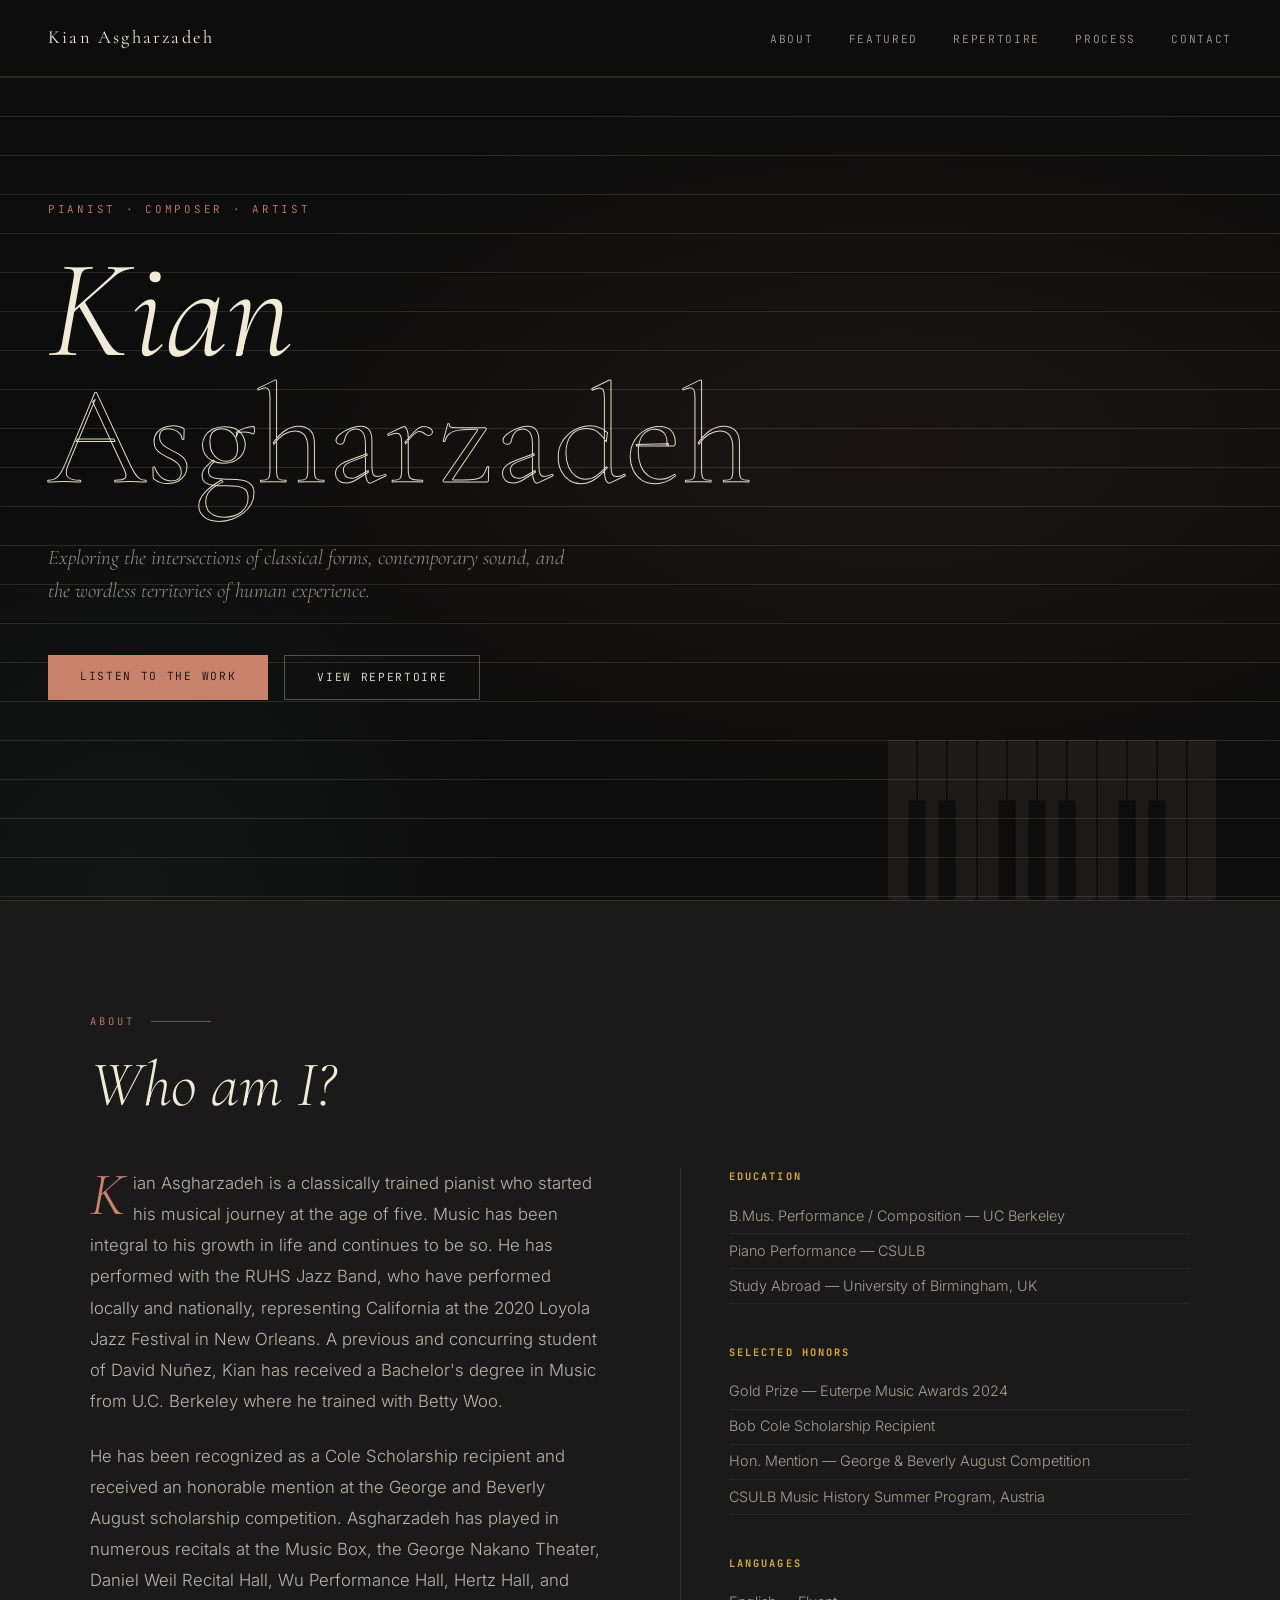
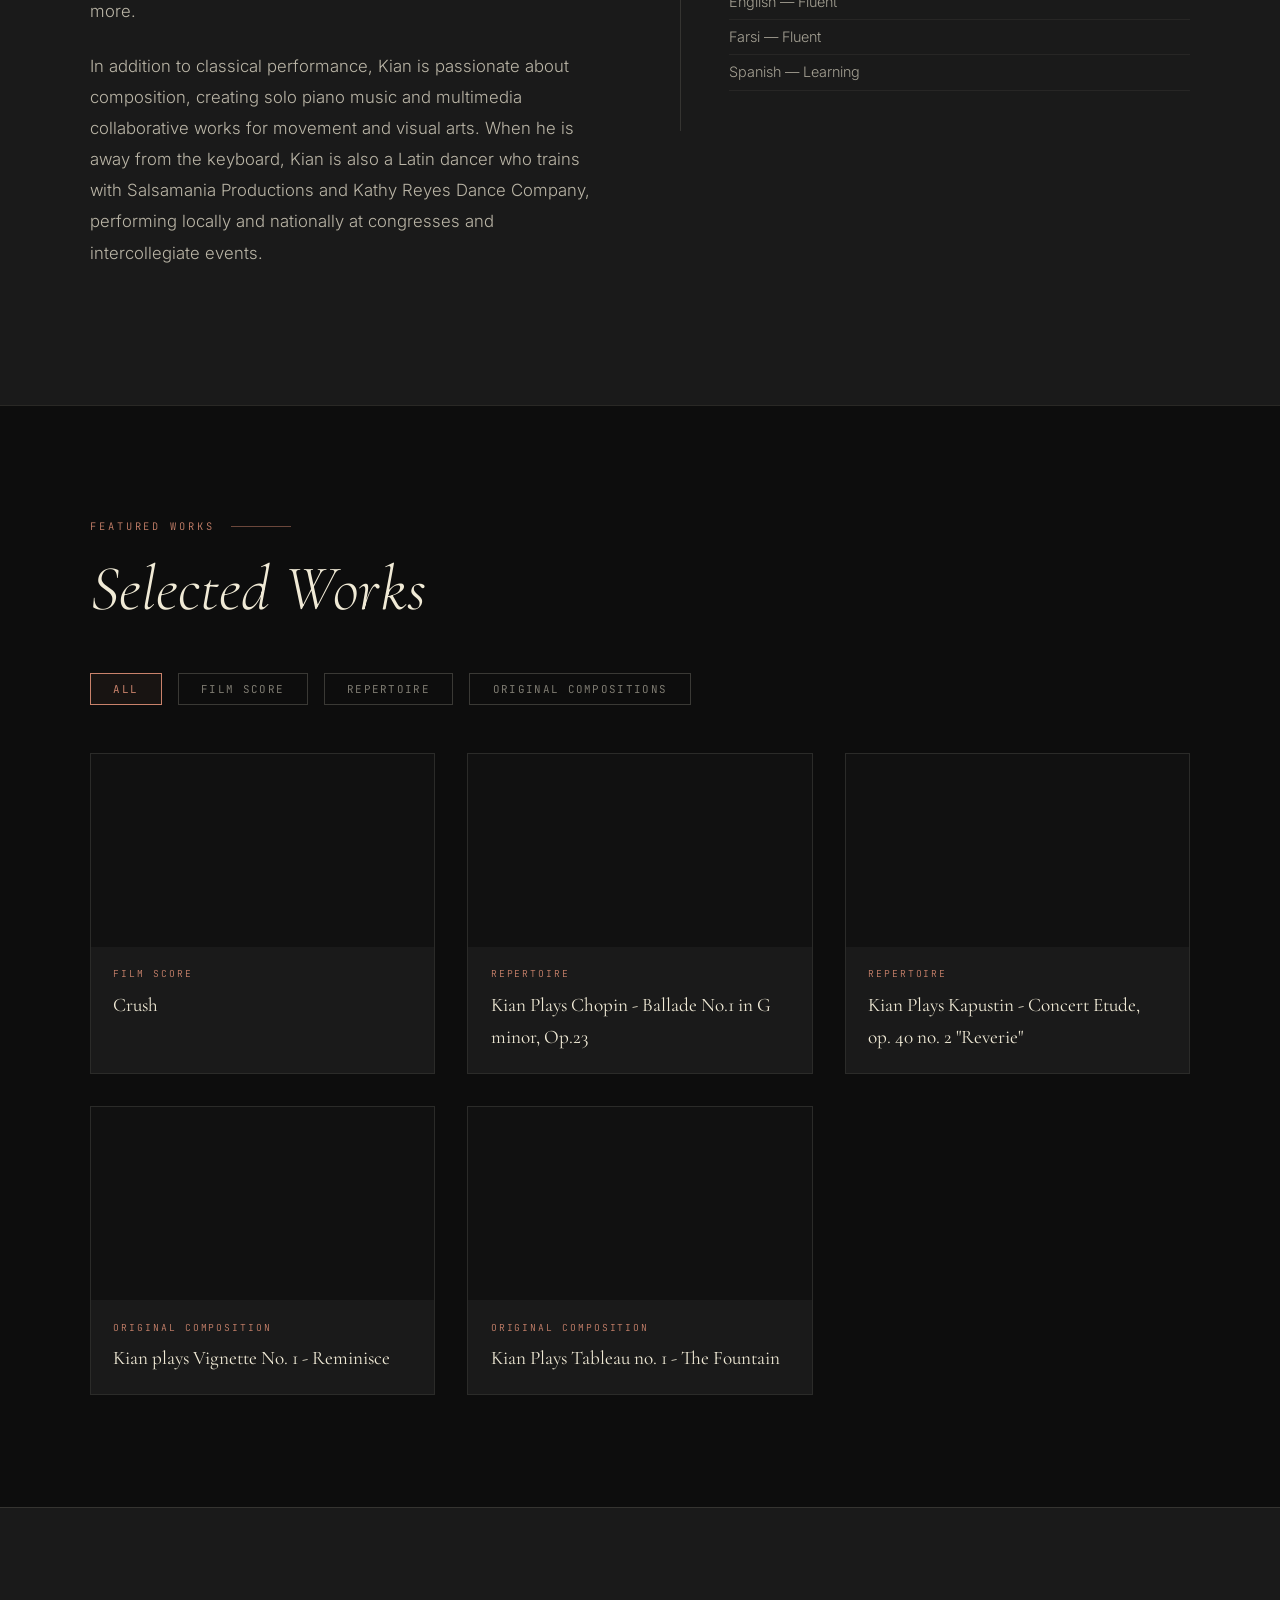
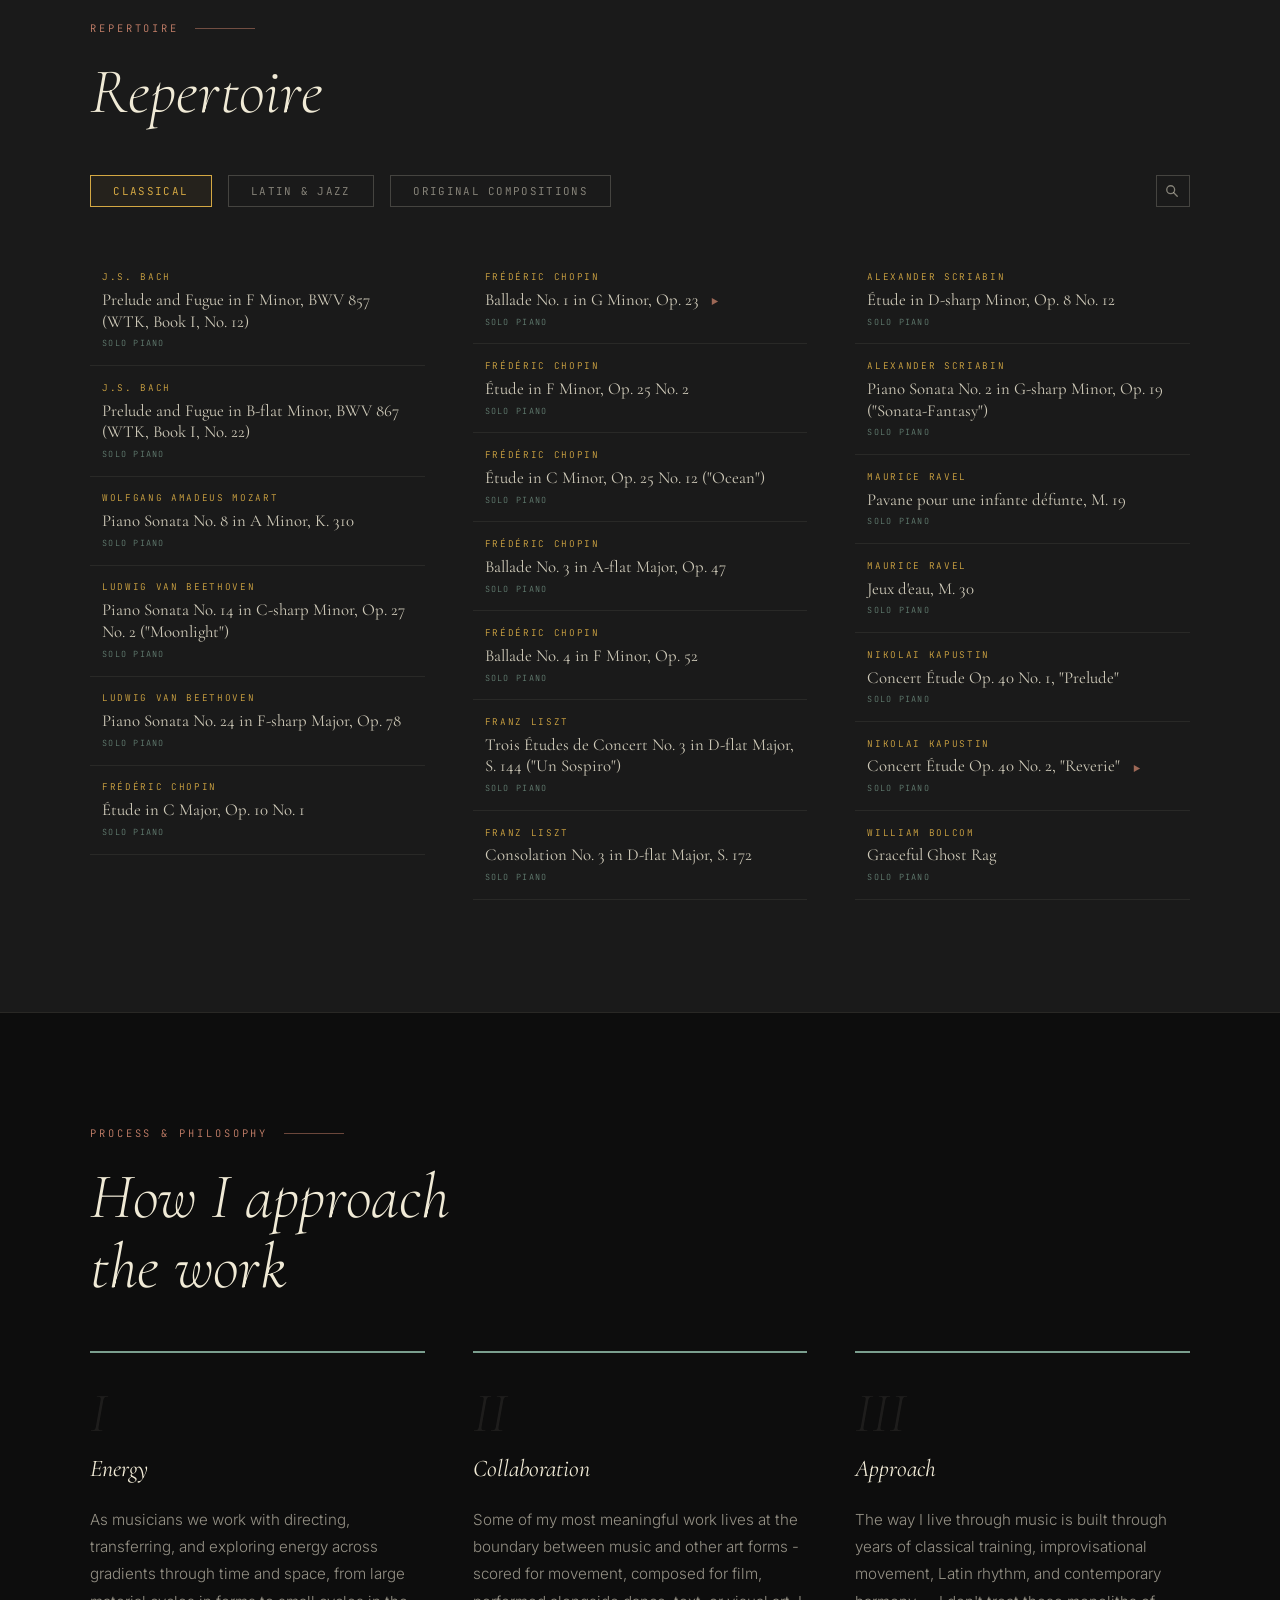
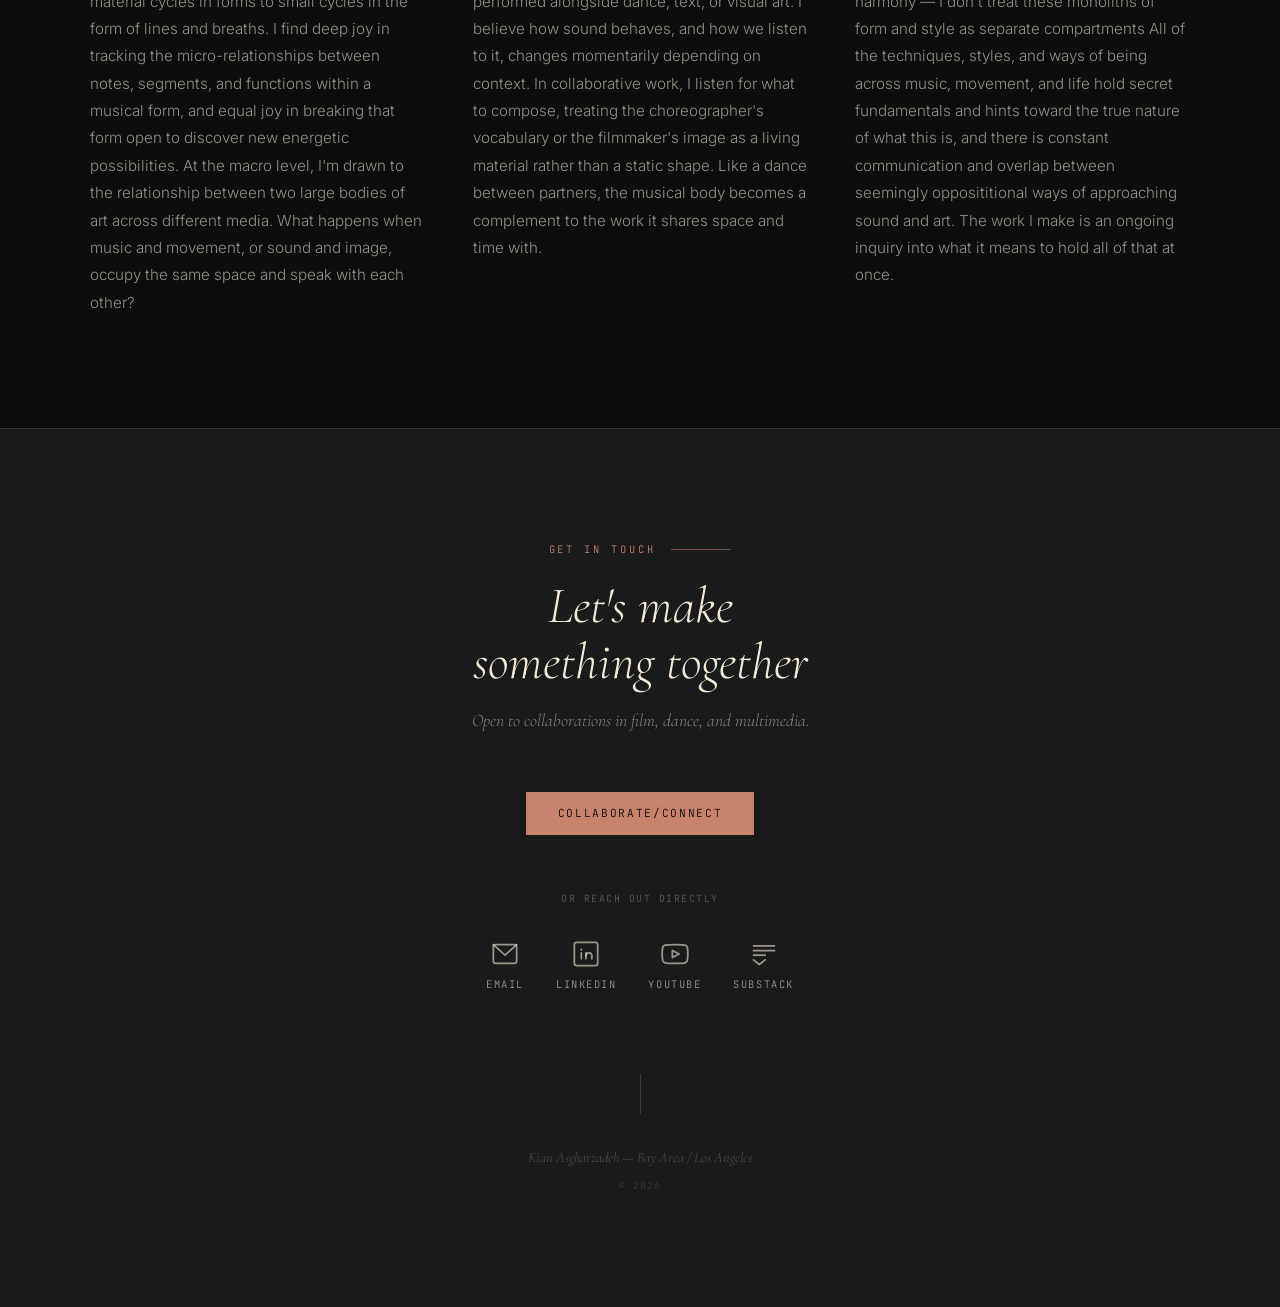
<file: index.html>
<!DOCTYPE html>
<html lang="en">
<head>
  <meta charset="UTF-8" />
  <meta name="viewport" content="width=device-width, initial-scale=1.0" />
  <title>Kian Asgharzadeh — Pianist, Composer, Artist</title>
  <link rel="preconnect" href="https://fonts.googleapis.com" />
  <link rel="preconnect" href="https://fonts.gstatic.com" crossorigin />
  <link href="https://fonts.googleapis.com/css2?family=Cormorant+Garamond:ital,wght@0,300;0,400;0,600;1,300;1,400;1,600&family=Inter:wght@300;400;500&family=JetBrains+Mono:wght@300;400&display=swap" rel="stylesheet" />
  <link rel="stylesheet" href="style.css" />
</head>
<body>

  <!-- NAV -->
  <nav>
    <a href="#home" class="nav-name">Kian Asgharzadeh</a>
    <ul class="nav-links">
      <li><a href="#about">About</a></li>
      <li><a href="#work">Featured</a></li>
      <li><a href="#repertoire">Repertoire</a></li>
      <li><a href="#philosophy">Process</a></li>
      <li><a href="#contact">Contact</a></li>
    </ul>
  </nav>

  <!-- HERO -->
  <section id="home">
    <!-- Ambient piano keys -->
    <div class="piano-keys" aria-hidden="true">
      <div class="key-white"></div>
      <div class="key-black"></div>
      <div class="key-white"></div>
      <div class="key-black"></div>
      <div class="key-white"></div>
      <div class="key-white"></div>
      <div class="key-black"></div>
      <div class="key-white"></div>
      <div class="key-black"></div>
      <div class="key-white"></div>
      <div class="key-black"></div>
      <div class="key-white"></div>
      <div class="key-white"></div>
      <div class="key-black"></div>
      <div class="key-white"></div>
      <div class="key-black"></div>
      <div class="key-white"></div>
      <div class="key-white"></div>
    </div>

    <div class="hero-content">
      <p class="hero-eyebrow">Pianist · Composer · Artist</p>
      <h1>Kian<br><em>Asgharzadeh</em></h1>
      <p class="hero-tagline">Exploring the intersections of classical forms, contemporary sound, and the wordless territories of human experience.</p>
      <div class="hero-ctas">
        <a href="#work" class="btn btn-primary">Listen to the Work</a>
        <a href="#repertoire" class="btn btn-outline">View Repertoire</a>
      </div>
    </div>
  </section>

  <!-- ABOUT -->
  <section id="about">
    <div class="section-inner">
      <p class="section-label fade-up">About</p>
      <h2 class="fade-up">Who am I?</h2>

      <div class="about-grid">
        <div class="about-text fade-up">
          <p>Kian Asgharzadeh is a classically trained pianist who started his musical journey at the age of five. Music has been integral to his growth in life and continues to be so. He has performed with the RUHS Jazz Band, who have performed locally and nationally, representing California at the 2020 Loyola Jazz Festival in New Orleans. A previous and concurring student of David Nuñez, Kian has received a Bachelor's degree in Music from U.C. Berkeley where he trained with Betty Woo.</p>
          <p>He has been recognized as a Cole Scholarship recipient and received an honorable mention at the George and Beverly August scholarship competition. Asgharzadeh has played in numerous recitals at the Music Box, the George Nakano Theater, Daniel Weil Recital Hall, Wu Performance Hall, Hertz Hall, and more.</p>
          <p>In addition to classical performance, Kian is passionate about composition, creating solo piano music and multimedia collaborative works for movement and visual arts. When he is away from the keyboard, Kian is also a Latin dancer who trains with Salsamania Productions and Kathy Reyes Dance Company, performing locally and nationally at congresses and intercollegiate events.</p>
        </div>

        <div class="about-sidebar fade-up">
          <div class="sidebar-block">
            <h4>Education</h4>
            <ul>
              <li>B.Mus. Performance / Composition — UC Berkeley</li>
              <li>Piano Performance — CSULB</li>
              <li>Study Abroad — University of Birmingham, UK</li>
            </ul>
          </div>
          <div class="sidebar-block">
            <h4>Selected Honors</h4>
            <ul>
              <li>Gold Prize — Euterpe Music Awards 2024</li>
              <li>Bob Cole Scholarship Recipient</li>
              <li>Hon. Mention — George &amp; Beverly August Competition</li>
              <li>CSULB Music History Summer Program, Austria</li>
            </ul>
          </div>
          <div class="sidebar-block">
            <h4>Languages</h4>
            <ul>
              <li>English — Fluent</li>
              <li>Farsi — Fluent</li>
              <li>Spanish — Learning</li>
            </ul>
          </div>
        </div>
      </div>
    </div>
  </section>

  <!-- FEATURED WORKS -->
  <section id="work">
    <div class="section-inner">
      <p class="section-label fade-up">Featured Works</p>
      <h2 class="fade-up">Selected Works</h2>

      <div class="work-categories fade-up">
        <button class="cat-btn active" data-filter="all">All</button>
        <button class="cat-btn" data-filter="score">Film Score</button>
        <button class="cat-btn" data-filter="repertoire">Repertoire</button>
        <button class="cat-btn" data-filter="original">Original Compositions</button>
      </div>

      <div class="videos-grid">

        <div class="video-card fade-up" data-cat="score">
          <div class="video-embed">
            <iframe src="https://www.youtube.com/embed/n7lR7K5IIJM" title="Movie Score" loading="lazy" allowfullscreen></iframe>
          </div>
          <div class="video-info">
            <p class="video-category">Film Score</p>
            <p class="video-title">Crush</p>
          </div>
        </div>

        <div class="video-card fade-up" data-cat="repertoire">
          <div class="video-embed">
            <iframe src="https://www.youtube.com/embed/-p_qFqwU2hY" title="Famous Works" loading="lazy" allowfullscreen></iframe>
          </div>
          <div class="video-info">
            <p class="video-category">Repertoire</p>
            <p class="video-title">Kian Plays Chopin - Ballade No.1 in G minor, Op.23</p>
          </div>
        </div>

        <div class="video-card fade-up" data-cat="repertoire">
          <div class="video-embed">
            <iframe src="https://www.youtube.com/embed/8tmLyVkCfiU" title="Famous Works II" loading="lazy" allowfullscreen></iframe>
          </div>
          <div class="video-info">
            <p class="video-category">Repertoire</p>
            <p class="video-title">Kian Plays Kapustin - Concert Etude, op. 40 no. 2 "Reverie"</p>
          </div>
        </div>

        <div class="video-card fade-up" data-cat="original">
          <div class="video-embed">
            <iframe src="https://www.youtube.com/embed/CSKkhAQonzY" title="Original Composition" loading="lazy" allowfullscreen></iframe>
          </div>
          <div class="video-info">
            <p class="video-category">Original Composition</p>
            <p class="video-title">Kian plays Vignette No. 1 - Reminisce</p>
          </div>
        </div>

        <div class="video-card fade-up" data-cat="original">
          <div class="video-embed">
            <iframe src="https://www.youtube.com/embed/QFVUM3DdN6g" title="Original Composition II" loading="lazy" allowfullscreen></iframe>
          </div>
          <div class="video-info">
            <p class="video-category">Original Composition</p>
            <p class="video-title">Kian Plays Tableau no. 1 - The Fountain</p>
          </div>
        </div>

      </div>
    </div>
  </section>

  <!-- REPERTOIRE -->
  <section id="repertoire">
    <div class="section-inner">
      <p class="section-label fade-up">Repertoire</p>
      <h2 class="fade-up">Repertoire</h2>

      <div class="rep-tabs fade-up">
        <button class="rep-tab active" data-tab="classical">Classical</button>
        <button class="rep-tab" data-tab="latin">Latin &amp; Jazz</button>
        <button class="rep-tab" data-tab="original">Original Compositions</button>
        <div class="rep-search-wrap">
          <div class="rep-search-toggle">
            <span class="rep-search-icon" role="button" tabindex="0" aria-label="Search repertoire">
              <svg viewBox="0 0 16 16" stroke-linecap="round" stroke-linejoin="round"><circle cx="6.5" cy="6.5" r="4.5"/><line x1="10" y1="10" x2="14" y2="14"/></svg>
            </span>
            <input class="rep-search" type="search" placeholder="Search repertoire…" autocomplete="off" spellcheck="false" />
          </div>
        </div>
      </div>

      <!-- CLASSICAL -->
      <div class="rep-panel active fade-up" id="rep-classical">
        <ul class="piece-list">
          <li>
            <p class="piece-composer">J.S. Bach</p>
            <p class="piece-title">Prelude and Fugue in F Minor, BWV 857 (WTK, Book I, No. 12)</p>
            <p class="piece-instrumentation">Solo Piano</p>
          </li>
          <li>
            <p class="piece-composer">J.S. Bach</p>
            <p class="piece-title">Prelude and Fugue in B-flat Minor, BWV 867 (WTK, Book I, No. 22)</p>
            <p class="piece-instrumentation">Solo Piano</p>
          </li>
          <li>
            <p class="piece-composer">Wolfgang Amadeus Mozart</p>
            <p class="piece-title">Piano Sonata No. 8 in A Minor, K. 310</p>
            <p class="piece-instrumentation">Solo Piano</p>
          </li>
          <li>
            <p class="piece-composer">Ludwig van Beethoven</p>
            <p class="piece-title">Piano Sonata No. 14 in C-sharp Minor, Op. 27 No. 2 ("Moonlight")</p>
            <p class="piece-instrumentation">Solo Piano</p>
          </li>
          <li>
            <p class="piece-composer">Ludwig van Beethoven</p>
            <p class="piece-title">Piano Sonata No. 24 in F-sharp Major, Op. 78</p>
            <p class="piece-instrumentation">Solo Piano</p>
          </li>
          <li>
            <p class="piece-composer">Frédéric Chopin</p>
            <p class="piece-title">Étude in C Major, Op. 10 No. 1</p>
            <p class="piece-instrumentation">Solo Piano</p>
          </li>
          <li class="has-link" data-href="https://www.youtube.com/watch?v=-p_qFqwU2hY">
            <p class="piece-composer">Frédéric Chopin</p>
            <p class="piece-title">Ballade No. 1 in G Minor, Op. 23 <span class="play-badge" aria-label="Watch recording"><svg viewBox="0 0 10 10"><polygon points="2,1 9,5 2,9"/></svg></span></p>
            <p class="piece-instrumentation">Solo Piano</p>
          </li>
          <li>
            <p class="piece-composer">Frédéric Chopin</p>
            <p class="piece-title">Étude in F Minor, Op. 25 No. 2</p>
            <p class="piece-instrumentation">Solo Piano</p>
          </li>
          <li>
            <p class="piece-composer">Frédéric Chopin</p>
            <p class="piece-title">Étude in C Minor, Op. 25 No. 12 ("Ocean")</p>
            <p class="piece-instrumentation">Solo Piano</p>
          </li>
          <li>
            <p class="piece-composer">Frédéric Chopin</p>
            <p class="piece-title">Ballade No. 3 in A-flat Major, Op. 47</p>
            <p class="piece-instrumentation">Solo Piano</p>
          </li>
          <li>
            <p class="piece-composer">Frédéric Chopin</p>
            <p class="piece-title">Ballade No. 4 in F Minor, Op. 52</p>
            <p class="piece-instrumentation">Solo Piano</p>
          </li>
          <li>
            <p class="piece-composer">Franz Liszt</p>
            <p class="piece-title">Trois Études de Concert No. 3 in D-flat Major, S. 144 ("Un Sospiro")</p>
            <p class="piece-instrumentation">Solo Piano</p>
          </li>
          <li>
            <p class="piece-composer">Franz Liszt</p>
            <p class="piece-title">Consolation No. 3 in D-flat Major, S. 172</p>
            <p class="piece-instrumentation">Solo Piano</p>
          </li>
          <li>
            <p class="piece-composer">Alexander Scriabin</p>
            <p class="piece-title">Étude in D-sharp Minor, Op. 8 No. 12</p>
            <p class="piece-instrumentation">Solo Piano</p>
          </li>
          <li>
            <p class="piece-composer">Alexander Scriabin</p>
            <p class="piece-title">Piano Sonata No. 2 in G-sharp Minor, Op. 19 ("Sonata-Fantasy")</p>
            <p class="piece-instrumentation">Solo Piano</p>
          </li>
          <li>
            <p class="piece-composer">Maurice Ravel</p>
            <p class="piece-title">Pavane pour une infante défunte, M. 19</p>
            <p class="piece-instrumentation">Solo Piano</p>
          </li>
          <li>
            <p class="piece-composer">Maurice Ravel</p>
            <p class="piece-title">Jeux d'eau, M. 30</p>
            <p class="piece-instrumentation">Solo Piano</p>
          </li>
          <li>
            <p class="piece-composer">Nikolai Kapustin</p>
            <p class="piece-title">Concert Étude Op. 40 No. 1, "Prelude"</p>
            <p class="piece-instrumentation">Solo Piano</p>
          </li>
          <li class="has-link" data-href="https://www.youtube.com/watch?v=8tmLyVkCfiU">
            <p class="piece-composer">Nikolai Kapustin</p>
            <p class="piece-title">Concert Étude Op. 40 No. 2, "Reverie" <span class="play-badge" aria-label="Watch recording"><svg viewBox="0 0 10 10"><polygon points="2,1 9,5 2,9"/></svg></span></p>
            <p class="piece-instrumentation">Solo Piano</p>
          </li>
          <li>
            <p class="piece-composer">William Bolcom</p>
            <p class="piece-title">Graceful Ghost Rag</p>
            <p class="piece-instrumentation">Solo Piano</p>
          </li>
        </ul>
      </div>

      <!-- LATIN & JAZZ -->
      <div class="rep-panel" id="rep-latin">
        <ul class="piece-list">
          <li>
            <p class="piece-composer">Juan Gabriel</p>
            <p class="piece-title">Amor Eterno</p>
            <p class="piece-instrumentation">Ensemble</p>
          </li>
          <li>
            <p class="piece-composer">Israel "Cachao" López</p>
            <p class="piece-title">Cachao Son Medley</p>
            <p class="piece-instrumentation">Ensemble</p>
          </li>
          <li>
            <p class="piece-composer">El Gran Combo de Puerto Rico</p>
            <p class="piece-title">Calculadora</p>
            <p class="piece-instrumentation">Ensemble</p>
          </li>
          <li>
            <p class="piece-composer">Oscar D'León</p>
            <p class="piece-title">Lloraras</p>
            <p class="piece-instrumentation">Ensemble</p>
          </li>
          <li>
            <p class="piece-composer">Jorge Ben Jor</p>
            <p class="piece-title">Mas Que Nada</p>
            <p class="piece-instrumentation">Ensemble</p>
          </li>
          <li>
            <p class="piece-composer">Los Angeles Azules</p>
            <p class="piece-title">Nunca es Suficiente</p>
            <p class="piece-instrumentation">Ensemble</p>
          </li>
          <li>
            <p class="piece-composer">Ángel Cabral</p>
            <p class="piece-title">Que Nadie Sepa Mi Sufrir</p>
            <p class="piece-instrumentation">Ensemble</p>
          </li>
          <li>
            <p class="piece-composer">Joe Arroyo</p>
            <p class="piece-title">Rebelión</p>
            <p class="piece-instrumentation">Ensemble</p>
          </li>
          <li>
            <p class="piece-composer">Grupo Niche</p>
            <p class="piece-title">Cali</p>
            <p class="piece-instrumentation">Ensemble</p>
          </li>
          <li>
            <p class="piece-composer">Selena Quintanilla</p>
            <p class="piece-title">Si Una Vez</p>
            <p class="piece-instrumentation">Ensemble</p>
          </li>
          <li>
            <p class="piece-composer">Various (Cuban trad.)</p>
            <p class="piece-title">Buena Vista Social Club Medley</p>
            <p class="piece-instrumentation">Ensemble</p>
          </li>
          <li>
            <p class="piece-composer">Willie Rosario</p>
            <p class="piece-title">Idilio</p>
            <p class="piece-instrumentation">Ensemble</p>
          </li>
          <li>
            <p class="piece-composer">Oscar D'León</p>
            <p class="piece-title">Baile Inolvidable</p>
            <p class="piece-instrumentation">Ensemble</p>
          </li>
          <li>
            <p class="piece-composer">Bob Marley &amp; The Wailers</p>
            <p class="piece-title">Bob Marley Medley</p>
            <p class="piece-instrumentation">Ensemble</p>
          </li>
          <li>
            <p class="piece-composer">Tito Puente</p>
            <p class="piece-title">Oye Como Va</p>
            <p class="piece-instrumentation">Ensemble</p>
          </li>
          <li>
            <p class="piece-composer">Junior Cepeda / Celia Cruz</p>
            <p class="piece-title">Quimbara</p>
            <p class="piece-instrumentation">Ensemble</p>
          </li>
          <li>
            <p class="piece-composer">Traditional, Peruvian arr.</p>
            <p class="piece-title">Woman del Callao</p>
            <p class="piece-instrumentation">Ensemble</p>
          </li>
          <li>
            <p class="piece-composer">Mario Bauzá</p>
            <p class="piece-title">Mambo Inn</p>
            <p class="piece-instrumentation">Combo</p>
          </li>
          <li>
            <p class="piece-composer">Israel "Cachao" López</p>
            <p class="piece-title">Mambo Influenciado</p>
            <p class="piece-instrumentation">Combo</p>
          </li>
          <li>
            <p class="piece-composer">Sonny Rollins</p>
            <p class="piece-title">Airegin</p>
            <p class="piece-instrumentation">Combo</p>
          </li>
          <li>
            <p class="piece-composer">Joseph Kosma</p>
            <p class="piece-title">Autumn Leaves</p>
            <p class="piece-instrumentation">Combo</p>
          </li>
          <li>
            <p class="piece-composer">Kenny Dorham</p>
            <p class="piece-title">Blue Bossa</p>
            <p class="piece-instrumentation">Combo</p>
          </li>
          <li>
            <p class="piece-composer">Charlie Parker</p>
            <p class="piece-title">Blues for Alice</p>
            <p class="piece-instrumentation">Combo</p>
          </li>
          <li>
            <p class="piece-composer">Paul Desmond</p>
            <p class="piece-title">Take Five</p>
            <p class="piece-instrumentation">Combo</p>
          </li>
          <li>
            <p class="piece-composer">Stevie Wonder</p>
            <p class="piece-title">Isn't She Lovely</p>
            <p class="piece-instrumentation">Combo</p>
          </li>
          <li>
            <p class="piece-composer">Bob Thiele &amp; George David Weiss</p>
            <p class="piece-title">What a Wonderful World</p>
            <p class="piece-instrumentation">Combo</p>
          </li>
          <li>
            <p class="piece-composer">John Klenner &amp; Sam Lewis</p>
            <p class="piece-title">Just Friends</p>
            <p class="piece-instrumentation">Combo</p>
          </li>
        </ul>
      </div>

      <!-- ORIGINAL COMPOSITIONS -->
      <div class="rep-panel" id="rep-original">
        <ul class="piece-list">
          <li class="has-link" data-href="https://www.youtube.com/watch?v=QFVUM3DdN6g">
            <p class="piece-composer">Kian Asgharzadeh</p>
            <p class="piece-title">Tableau No. 1 <span class="play-badge" aria-label="Watch recording"><svg viewBox="0 0 10 10"><polygon points="2,1 9,5 2,9"/></svg></span></p>
            <p class="piece-instrumentation">Solo Piano</p>
          </li>
          <li>
            <p class="piece-composer">Kian Asgharzadeh</p>
            <p class="piece-title">Tableau No. 2</p>
            <p class="piece-instrumentation">Solo Piano</p>
          </li>
          <li class="has-link" data-href="https://www.youtube.com/watch?v=CSKkhAQonzY">
            <p class="piece-composer">Kian Asgharzadeh</p>
            <p class="piece-title">Vignette No. 1 <span class="play-badge" aria-label="Watch recording"><svg viewBox="0 0 10 10"><polygon points="2,1 9,5 2,9"/></svg></span></p>
            <p class="piece-instrumentation">Solo Piano</p>
          </li>
        </ul>
      </div>

    </div>
  </section>

  <!-- PHILOSOPHY -->
  <section id="philosophy">
    <div class="section-inner">
      <p class="section-label fade-up">Process &amp; Philosophy</p>
      <h2 class="fade-up">How I approach<br>the work</h2>

      <div class="philosophy-grid">
        <div class="phil-item fade-up">
          <div class="phil-num">I</div>
          <h3 class="phil-heading">Energy</h3>
          <p class="phil-body">As musicians we work with directing, transferring, and exploring energy across gradients through time and space, from large material cycles in forms to small cycles in the form of lines and breaths. I find deep joy in tracking the micro-relationships between notes, segments, and functions within a musical form, and equal joy in breaking that form open to discover new energetic possibilities. At the macro level, I'm drawn to the relationship between two large bodies of art across different media. What happens when music and movement, or sound and image, occupy the same space and speak with each other?</p>
        </div>

        <div class="phil-item fade-up">
          <div class="phil-num">II</div>
          <h3 class="phil-heading">Collaboration</h3>
          <p class="phil-body">Some of my most meaningful work lives at the boundary between music and other art forms - scored for movement, composed for film, performed alongside dance, text, or visual art. I believe how sound behaves, and how we listen to it, changes momentarily depending on context. In collaborative work, I listen for what to compose, treating the choreographer's vocabulary or the filmmaker's image as a living material rather than a static shape. Like a dance between partners, the musical body becomes a complement to the work it shares space and time with. </p>
        </div>

        <div class="phil-item fade-up">
          <div class="phil-num">III</div>
          <h3 class="phil-heading">Approach</h3>
          <p class="phil-body">The way I live through music is built through years of classical training, improvisational movement, Latin rhythm, and contemporary harmony — I don't treat these monoliths of form and style as separate compartments All of the techniques, styles, and ways of being across music, movement, and life hold secret fundamentals and hints toward the true nature of what this is, and there is constant communication and overlap between seemingly opposititional ways of approaching sound and art. The work I make is an ongoing inquiry into what it means to hold all of that at once.</p>
        </div>
      </div>
    </div>
  </section>

  <!-- CONTACT -->
  <section id="contact">
    <div class="section-inner">
      <p class="section-label fade-up" style="justify-content:center">Get in Touch</p>
      <h2 class="fade-up">Let's make<br>something together</h2>
      <p class="contact-sub fade-up">Open to collaborations in film, dance, and multimedia.</p>

      <a href="collaborate.html" class="btn btn-primary contact-cta fade-up">Collaborate/Connect</a>

      <p class="contact-divider fade-up">Or reach out directly</p>

      <div class="contact-links fade-up">

        <!-- Email -->
        <a href="mailto:kian-asgh@berkeley.edu" class="contact-link">
          <svg viewBox="0 0 24 24" stroke-linecap="round" stroke-linejoin="round">
            <rect x="2" y="4" width="20" height="16" rx="2"/>
            <polyline points="2,4 12,13 22,4"/>
          </svg>
          <span>Email</span>
        </a>

        <!-- LinkedIn -->
        <a href="https://www.linkedin.com/in/kian-asgharzadeh-5510a4224/" target="_blank" rel="noopener" class="contact-link">
          <svg viewBox="0 0 24 24" stroke-linecap="round" stroke-linejoin="round">
            <rect x="2" y="2" width="20" height="20" rx="2"/>
            <line x1="8" y1="11" x2="8" y2="16"/>
            <line x1="8" y1="8" x2="8" y2="8.5"/>
            <line x1="12" y1="16" x2="12" y2="11"/>
            <path d="M12 13.5a2.5 2.5 0 0 1 5 0V16"/>
          </svg>
          <span>LinkedIn</span>
        </a>

        <!-- YouTube -->
        <a href="https://www.youtube.com/@kians-world-and-more" target="_blank" rel="noopener" class="contact-link">
          <svg viewBox="0 0 24 24" stroke-linecap="round" stroke-linejoin="round">
            <path d="M22.54 6.42a2.78 2.78 0 0 0-1.95-1.96C18.88 4 12 4 12 4s-6.88 0-8.59.46A2.78 2.78 0 0 0 1.46 6.42 29 29 0 0 0 1 12a29 29 0 0 0 .46 5.58 2.78 2.78 0 0 0 1.95 1.96C5.12 20 12 20 12 20s6.88 0 8.59-.46a2.78 2.78 0 0 0 1.95-1.96A29 29 0 0 0 23 12a29 29 0 0 0-.46-5.58z"/>
            <polygon points="9.75 15.02 15.5 12 9.75 8.98 9.75 15.02"/>
          </svg>
          <span>YouTube</span>
        </a>

        <!-- Substack -->
        <a href="https://substack.com/@kianwritesbutnotwell" target="_blank" rel="noopener" class="contact-link">
          <svg viewBox="0 0 24 24" stroke-linecap="round" stroke-linejoin="round">
            <path d="M3 5h18M3 9h18M3 13h10M3 17l5 4 5-4"/>
          </svg>
          <span>Substack</span>
        </a>

      </div>

      <div class="footer-rule"></div>
      <p class="footer-sig">Kian Asgharzadeh — Bay Area / Los Angeles</p>
      <p style="font-family:'JetBrains Mono',monospace;font-size:0.6rem;letter-spacing:0.12em;color:rgba(240,234,214,0.15);margin-top:0.4rem;">
        © 2026
      </p>
    </div>
  </section>

  <script>
    // Scroll fade-in observer
    const observer = new IntersectionObserver((entries) => {
      entries.forEach(entry => {
        if (entry.isIntersecting) {
          entry.target.classList.add('visible');
        }
      });
    }, { threshold: 0.1, rootMargin: '0px 0px -40px 0px' });

    document.querySelectorAll('.fade-up').forEach(el => observer.observe(el));

    // Video category filter
    const catBtns = document.querySelectorAll('.cat-btn');
    const videoCards = document.querySelectorAll('.video-card');

    catBtns.forEach(btn => {
      btn.addEventListener('click', () => {
        catBtns.forEach(b => b.classList.remove('active'));
        btn.classList.add('active');

        const filter = btn.dataset.filter;
        videoCards.forEach(card => {
          if (filter === 'all' || card.dataset.cat === filter) {
            card.style.display = '';
          } else {
            card.style.display = 'none';
          }
        });
      });
    });

    // Repertoire tabs + search
    const repTabs = document.querySelectorAll('.rep-tab');
    const repPanels = document.querySelectorAll('.rep-panel');
    const repSearchWrap = document.querySelector('.rep-search-wrap');
    const repSearchIcon = document.querySelector('.rep-search-icon');
    const repSearch = document.querySelector('.rep-search');

    function clearSearch() {
      repSearch.value = '';
      repPanels.forEach(p => { p.style.display = ''; });
      document.querySelectorAll('.piece-list li').forEach(li => { li.style.display = ''; });
      repSearchWrap.classList.remove('expanded');
    }

    repTabs.forEach(tab => {
      tab.addEventListener('click', () => {
        clearSearch();
        repTabs.forEach(t => t.classList.remove('active'));
        repPanels.forEach(p => p.classList.remove('active'));
        tab.classList.add('active');
        document.getElementById('rep-' + tab.dataset.tab).classList.add('active');
      });
    });

    repSearchIcon.addEventListener('click', () => {
      if (repSearchWrap.classList.contains('expanded')) {
        clearSearch();
      } else {
        repSearchWrap.classList.add('expanded');
        requestAnimationFrame(() => repSearch.focus());
      }
    });

    repSearch.addEventListener('blur', () => {
      if (!repSearch.value) {
        repSearchWrap.classList.remove('expanded');
      }
    });

    repSearch.addEventListener('keydown', e => {
      if (e.key === 'Escape') { clearSearch(); }
    });

    repSearch.addEventListener('input', () => {
      const q = repSearch.value.toLowerCase().trim();
      if (q) {
        repPanels.forEach(p => { p.style.display = 'block'; });
        document.querySelectorAll('.piece-list li').forEach(li => {
          li.style.display = li.textContent.toLowerCase().includes(q) ? '' : 'none';
        });
      } else {
        repPanels.forEach(p => { p.style.display = ''; });
        document.querySelectorAll('.piece-list li').forEach(li => { li.style.display = ''; });
      }
    });

    // Click-to-navigate for linked pieces
    document.querySelectorAll('.piece-list li.has-link').forEach(li => {
      li.addEventListener('click', () => {
        window.open(li.dataset.href, '_blank', 'noopener');
      });
    });

    // Nav shrink on scroll
    const nav = document.querySelector('nav');
    window.addEventListener('scroll', () => {
      if (window.scrollY > 60) {
        nav.style.padding = '0.9rem 3rem';
      } else {
        nav.style.padding = '1.4rem 3rem';
      }
    });
  </script>
</body>
</html>
</file>
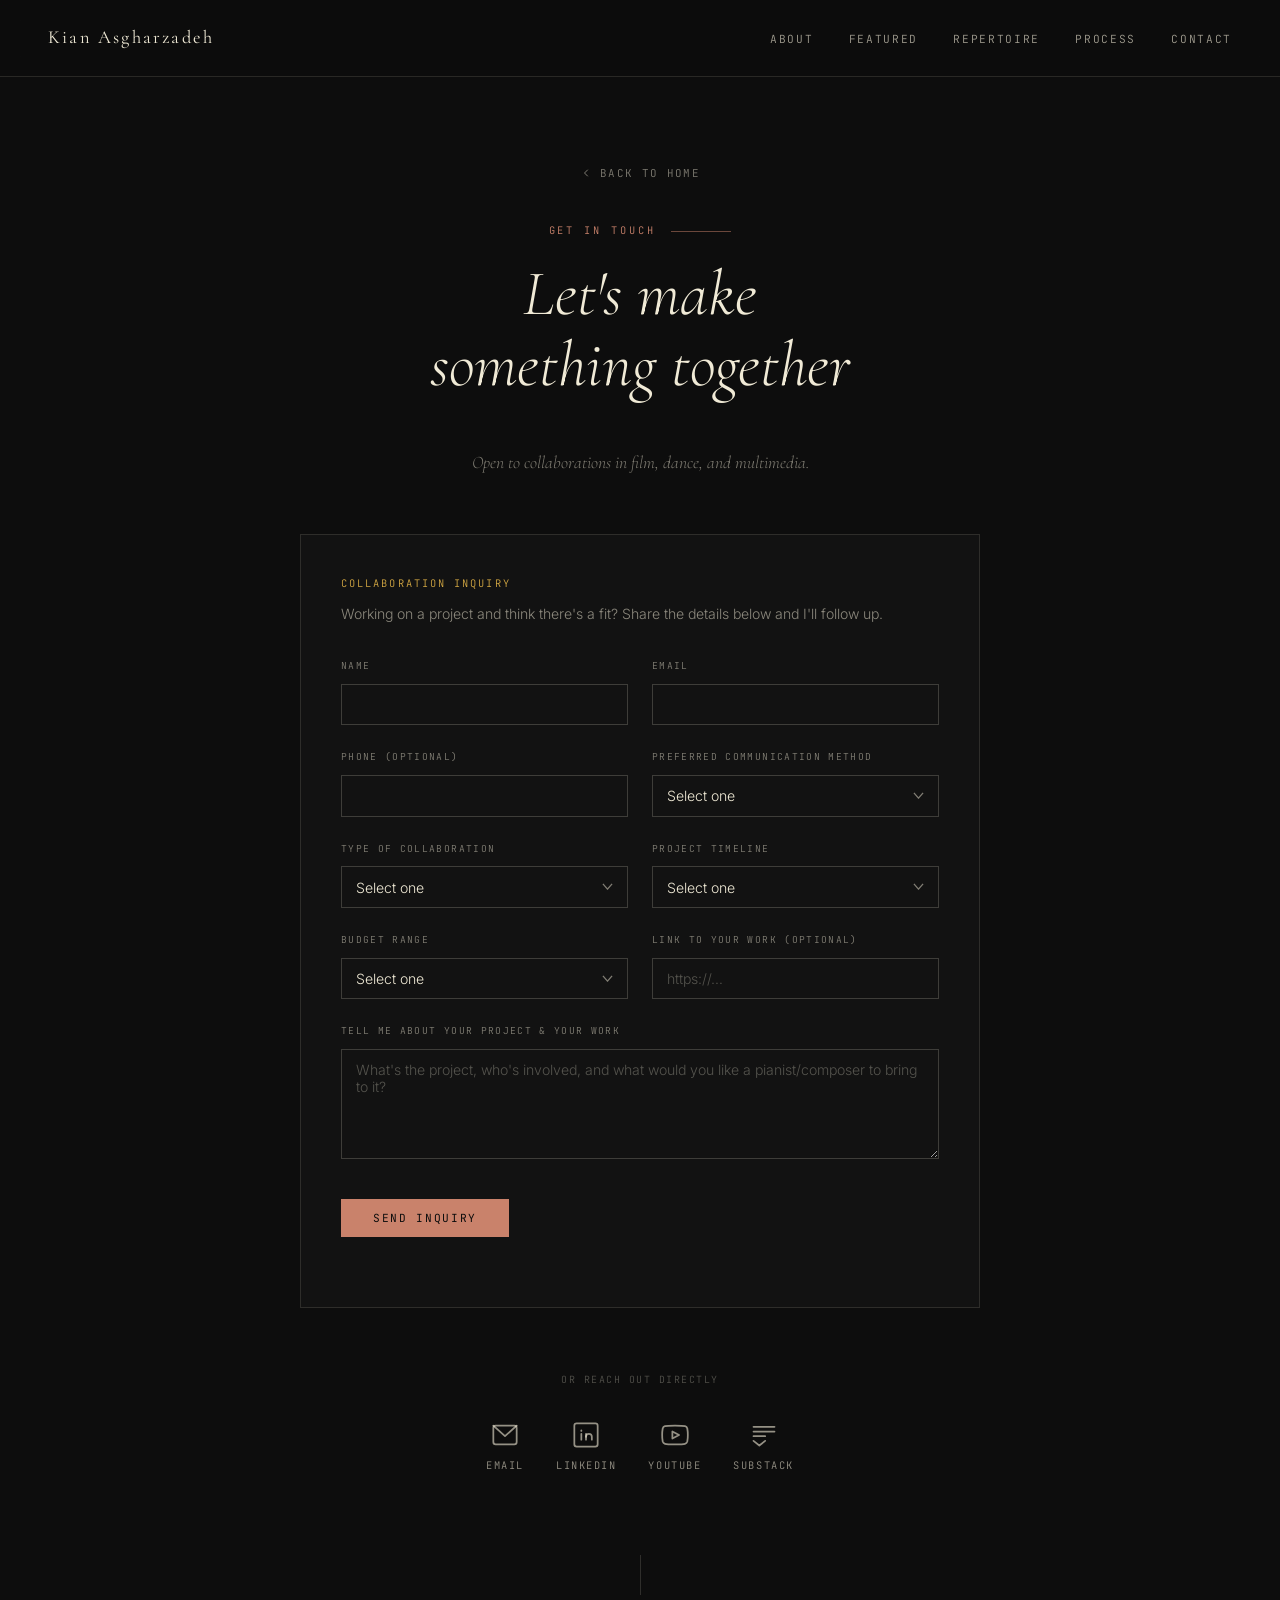
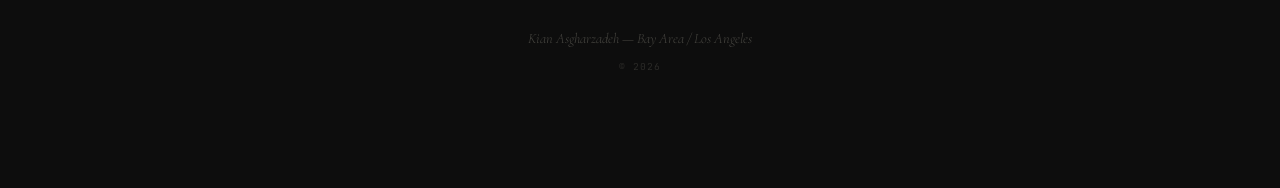
<file: collaborate.html>
<!DOCTYPE html>
<html lang="en">
<head>
  <meta charset="UTF-8" />
  <meta name="viewport" content="width=device-width, initial-scale=1.0" />
  <title>Collaborate — Kian Asgharzadeh</title>
  <link rel="preconnect" href="https://fonts.googleapis.com" />
  <link rel="preconnect" href="https://fonts.gstatic.com" crossorigin />
  <link href="https://fonts.googleapis.com/css2?family=Cormorant+Garamond:ital,wght@0,300;0,400;0,600;1,300;1,400;1,600&family=Inter:wght@300;400;500&family=JetBrains+Mono:wght@300;400&display=swap" rel="stylesheet" />
  <link rel="stylesheet" href="style.css" />
  <style>
    .collab-back {
      display: inline-flex;
      align-items: center;
      gap: 0.5rem;
      font-family: 'JetBrains Mono', monospace;
      font-size: 0.68rem;
      letter-spacing: 0.12em;
      text-transform: uppercase;
      color: rgba(240,234,214,0.5);
      text-decoration: none;
      margin-bottom: 2.5rem;
      transition: color 0.2s;
    }
    .collab-back:hover { color: var(--rose); }
    .collab-back svg { width: 12px; height: 12px; stroke: currentColor; fill: none; stroke-width: 2; }

    #collab-hero {
      padding-top: 10rem;
      text-align: center;
    }
    #collab-hero .contact-sub { max-width: 560px; margin-left: auto; margin-right: auto; }
  </style>
</head>
<body>

  <!-- NAV -->
  <nav>
    <a href="index.html#home" class="nav-name">Kian Asgharzadeh</a>
    <ul class="nav-links">
      <li><a href="index.html#about">About</a></li>
      <li><a href="index.html#work">Featured</a></li>
      <li><a href="index.html#repertoire">Repertoire</a></li>
      <li><a href="index.html#philosophy">Process</a></li>
      <li><a href="collaborate.html">Contact</a></li>
    </ul>
  </nav>

  <!-- COLLABORATE -->
  <section id="collab-hero">
    <div class="section-inner">
      <a href="index.html" class="collab-back">
        <svg viewBox="0 0 24 24" stroke-linecap="round" stroke-linejoin="round"><polyline points="15,18 9,12 15,6"/></svg>
        Back to Home
      </a>

      <p class="section-label fade-up" style="justify-content:center">Get in Touch</p>
      <h2 class="fade-up">Let's make<br>something together</h2>
      <p class="contact-sub fade-up">Open to collaborations in film, dance, and multimedia.</p>

      <div class="inquiry-wrap fade-up">
        <p class="inquiry-label">Collaboration Inquiry</p>
        <p class="inquiry-intro">Working on a project and think there's a fit? Share the details below and I'll follow up.</p>

        <form class="inquiry-form" id="inquiry-form">
          <div class="form-row">
            <div class="form-group">
              <label for="inq-name">Name</label>
              <input type="text" id="inq-name" name="name" required autocomplete="name" />
            </div>
            <div class="form-group">
              <label for="inq-email">Email</label>
              <input type="email" id="inq-email" name="email" required autocomplete="email" />
            </div>
          </div>

          <div class="form-row">
            <div class="form-group">
              <label for="inq-phone">Phone (optional)</label>
              <input type="tel" id="inq-phone" name="phone" autocomplete="tel" />
            </div>
            <div class="form-group">
              <label for="inq-comm">Preferred Communication Method</label>
              <select id="inq-comm" name="comm" required>
                <option value="" disabled selected>Select one</option>
                <option value="Email">Email</option>
                <option value="Phone">Phone</option>
                <option value="Video Call">Video Call</option>
              </select>
            </div>
          </div>

          <div class="form-row">
            <div class="form-group">
              <label for="inq-type">Type of Collaboration</label>
              <select id="inq-type" name="type" required>
                <option value="" disabled selected>Select one</option>
                <option value="Film Score">Film Score</option>
                <option value="Dance / Choreography">Dance / Choreography</option>
                <option value="Teaching / Lessons">Teaching / Lessons</option>
                <option value="Multimedia / Installation">Multimedia / Installation</option>
                <option value="Performance Engagement">Performance Engagement</option>
                <option value="Other">Other</option>
              </select>
            </div>
            <div class="form-group">
              <label for="inq-timeline">Project Timeline</label>
              <select id="inq-timeline" name="timeline" required>
                <option value="" disabled selected>Select one</option>
                <option value="ASAP / Within 1 month">ASAP / Within 1 month</option>
                <option value="1–3 months">1–3 months</option>
                <option value="3–6 months">3–6 months</option>
                <option value="6+ months">6+ months</option>
                <option value="Flexible / Ongoing">Flexible / Ongoing</option>
              </select>
            </div>
          </div>

          <div class="form-row">
            <div class="form-group">
              <label for="inq-budget">Budget Range</label>
              <select id="inq-budget" name="budget" required>
                <option value="" disabled selected>Select one</option>
                <option value="Under $500">Under $500</option>
                <option value="$500–$2,000">$500–$2,000</option>
                <option value="$2,000–$5,000">$2,000–$5,000</option>
                <option value="$5,000–$10,000">$5,000–$10,000</option>
                <option value="$10,000+">$10,000+</option>
                <option value="Prefer to discuss">Prefer to discuss</option>
              </select>
            </div>
            <div class="form-group">
              <label for="inq-portfolio">Link to Your Work (optional)</label>
              <input type="url" id="inq-portfolio" name="portfolio" placeholder="https://…" />
            </div>
          </div>

          <div class="form-group">
            <label for="inq-project">Tell Me About Your Project &amp; Your Work</label>
            <textarea id="inq-project" name="project" placeholder="What's the project, who's involved, and what would you like a pianist/composer to bring to it?" required></textarea>
          </div>

          <button type="submit" class="btn btn-primary">Send Inquiry</button>
          <p class="inquiry-note" id="inquiry-note" aria-live="polite"></p>
        </form>
      </div>

      <p class="contact-divider fade-up">Or reach out directly</p>

      <div class="contact-links fade-up">

        <!-- Email -->
        <a href="mailto:kian-asgh@berkeley.edu" class="contact-link">
          <svg viewBox="0 0 24 24" stroke-linecap="round" stroke-linejoin="round">
            <rect x="2" y="4" width="20" height="16" rx="2"/>
            <polyline points="2,4 12,13 22,4"/>
          </svg>
          <span>Email</span>
        </a>

        <!-- LinkedIn -->
        <a href="https://www.linkedin.com/in/kian-asgharzadeh-5510a4224/" target="_blank" rel="noopener" class="contact-link">
          <svg viewBox="0 0 24 24" stroke-linecap="round" stroke-linejoin="round">
            <rect x="2" y="2" width="20" height="20" rx="2"/>
            <line x1="8" y1="11" x2="8" y2="16"/>
            <line x1="8" y1="8" x2="8" y2="8.5"/>
            <line x1="12" y1="16" x2="12" y2="11"/>
            <path d="M12 13.5a2.5 2.5 0 0 1 5 0V16"/>
          </svg>
          <span>LinkedIn</span>
        </a>

        <!-- YouTube -->
        <a href="https://www.youtube.com/@kians-world-and-more" target="_blank" rel="noopener" class="contact-link">
          <svg viewBox="0 0 24 24" stroke-linecap="round" stroke-linejoin="round">
            <path d="M22.54 6.42a2.78 2.78 0 0 0-1.95-1.96C18.88 4 12 4 12 4s-6.88 0-8.59.46A2.78 2.78 0 0 0 1.46 6.42 29 29 0 0 0 1 12a29 29 0 0 0 .46 5.58 2.78 2.78 0 0 0 1.95 1.96C5.12 20 12 20 12 20s6.88 0 8.59-.46a2.78 2.78 0 0 0 1.95-1.96A29 29 0 0 0 23 12a29 29 0 0 0-.46-5.58z"/>
            <polygon points="9.75 15.02 15.5 12 9.75 8.98 9.75 15.02"/>
          </svg>
          <span>YouTube</span>
        </a>

        <!-- Substack -->
        <a href="https://substack.com/@kianwritesbutnotwell" target="_blank" rel="noopener" class="contact-link">
          <svg viewBox="0 0 24 24" stroke-linecap="round" stroke-linejoin="round">
            <path d="M3 5h18M3 9h18M3 13h10M3 17l5 4 5-4"/>
          </svg>
          <span>Substack</span>
        </a>

      </div>

      <div class="footer-rule"></div>
      <p class="footer-sig">Kian Asgharzadeh — Bay Area / Los Angeles</p>
      <p style="font-family:'JetBrains Mono',monospace;font-size:0.6rem;letter-spacing:0.12em;color:rgba(240,234,214,0.15);margin-top:0.4rem;">
        © 2026
      </p>
    </div>
  </section>

  <script>
    // Scroll fade-in observer
    const observer = new IntersectionObserver((entries) => {
      entries.forEach(entry => {
        if (entry.isIntersecting) {
          entry.target.classList.add('visible');
        }
      });
    }, { threshold: 0.1, rootMargin: '0px 0px -40px 0px' });

    document.querySelectorAll('.fade-up').forEach(el => observer.observe(el));

    // Collaboration inquiry form → pre-filled email
    const inquiryForm = document.getElementById('inquiry-form');
    const inquiryNote = document.getElementById('inquiry-note');

    inquiryForm.addEventListener('submit', (e) => {
      e.preventDefault();

      const data = new FormData(inquiryForm);
      const name = data.get('name').trim();
      const email = data.get('email').trim();
      const phone = data.get('phone').trim();
      const comm = data.get('comm');
      const type = data.get('type');
      const timeline = data.get('timeline');
      const budget = data.get('budget');
      const portfolio = data.get('portfolio').trim();
      const project = data.get('project').trim();

      const subject = `Collaboration Inquiry — ${type}`;
      const bodyLines = [
        `Name: ${name}`,
        `Email: ${email}`,
        phone ? `Phone: ${phone}` : null,
        `Preferred Communication Method: ${comm}`,
        `Type of Collaboration: ${type}`,
        `Project Timeline: ${timeline}`,
        `Budget Range: ${budget}`,
        portfolio ? `Link to Work: ${portfolio}` : null,
        '',
        'About the project & work:',
        project
      ].filter(line => line !== null).join('\n');

      const mailto = `mailto:kian-asgh@berkeley.edu?subject=${encodeURIComponent(subject)}&body=${encodeURIComponent(bodyLines)}`;
      window.location.href = mailto;

      inquiryNote.textContent = 'Opening your email client to send this inquiry…';
    });

    // Nav shrink on scroll
    const nav = document.querySelector('nav');
    window.addEventListener('scroll', () => {
      if (window.scrollY > 60) {
        nav.style.padding = '0.9rem 3rem';
      } else {
        nav.style.padding = '1.4rem 3rem';
      }
    });
  </script>
</body>
</html>
</file>
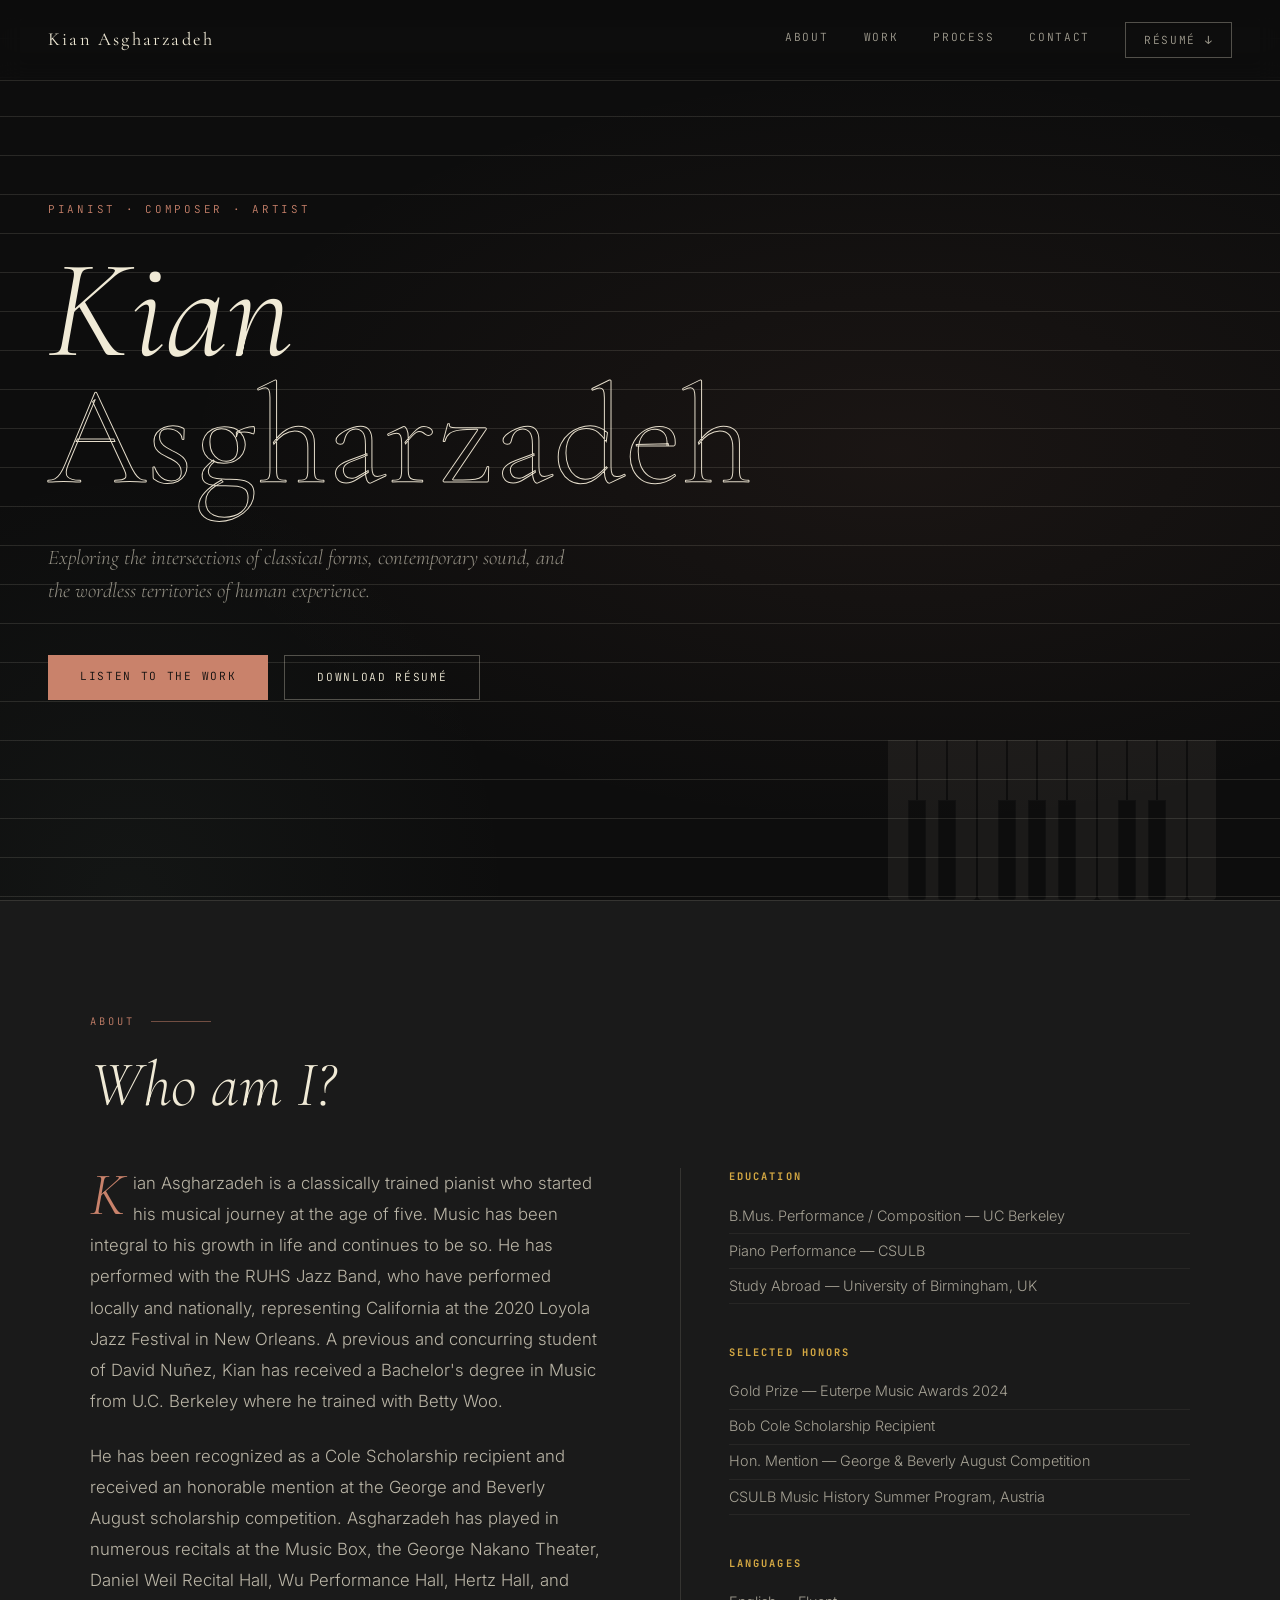
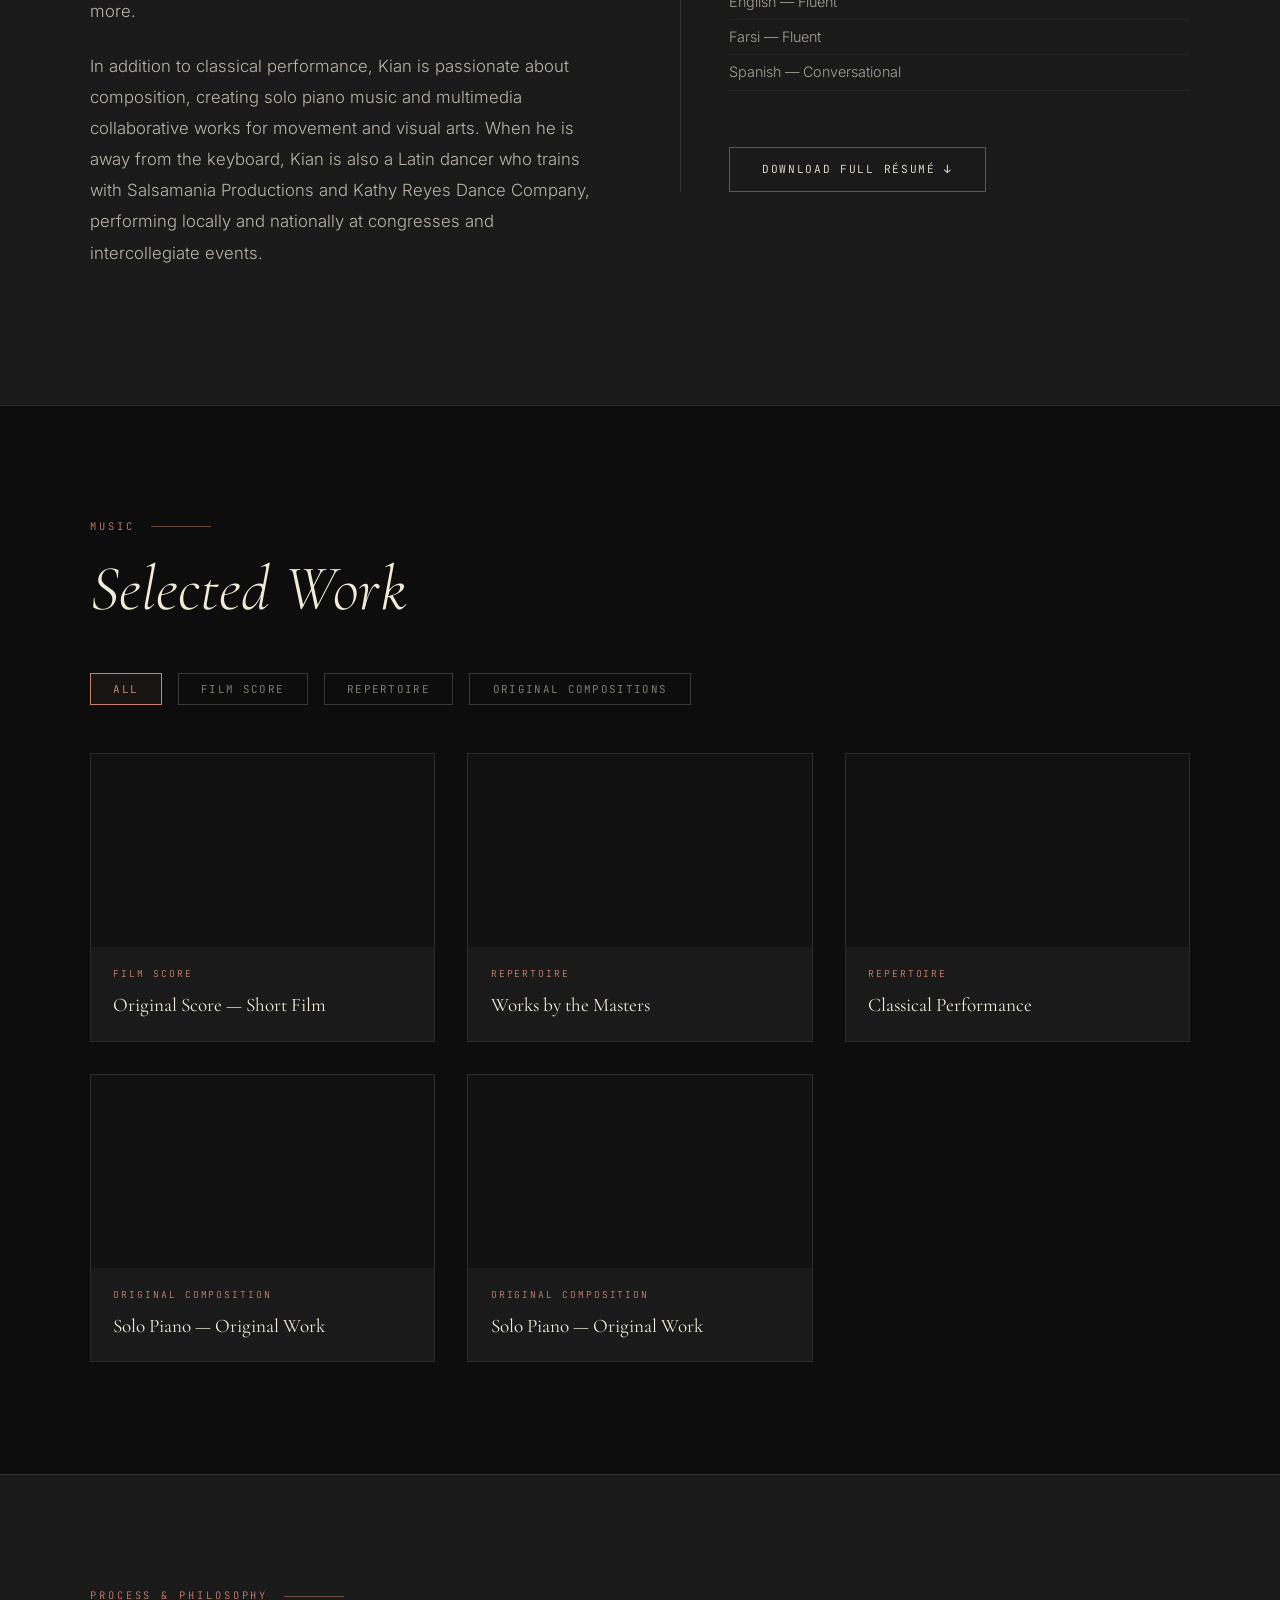
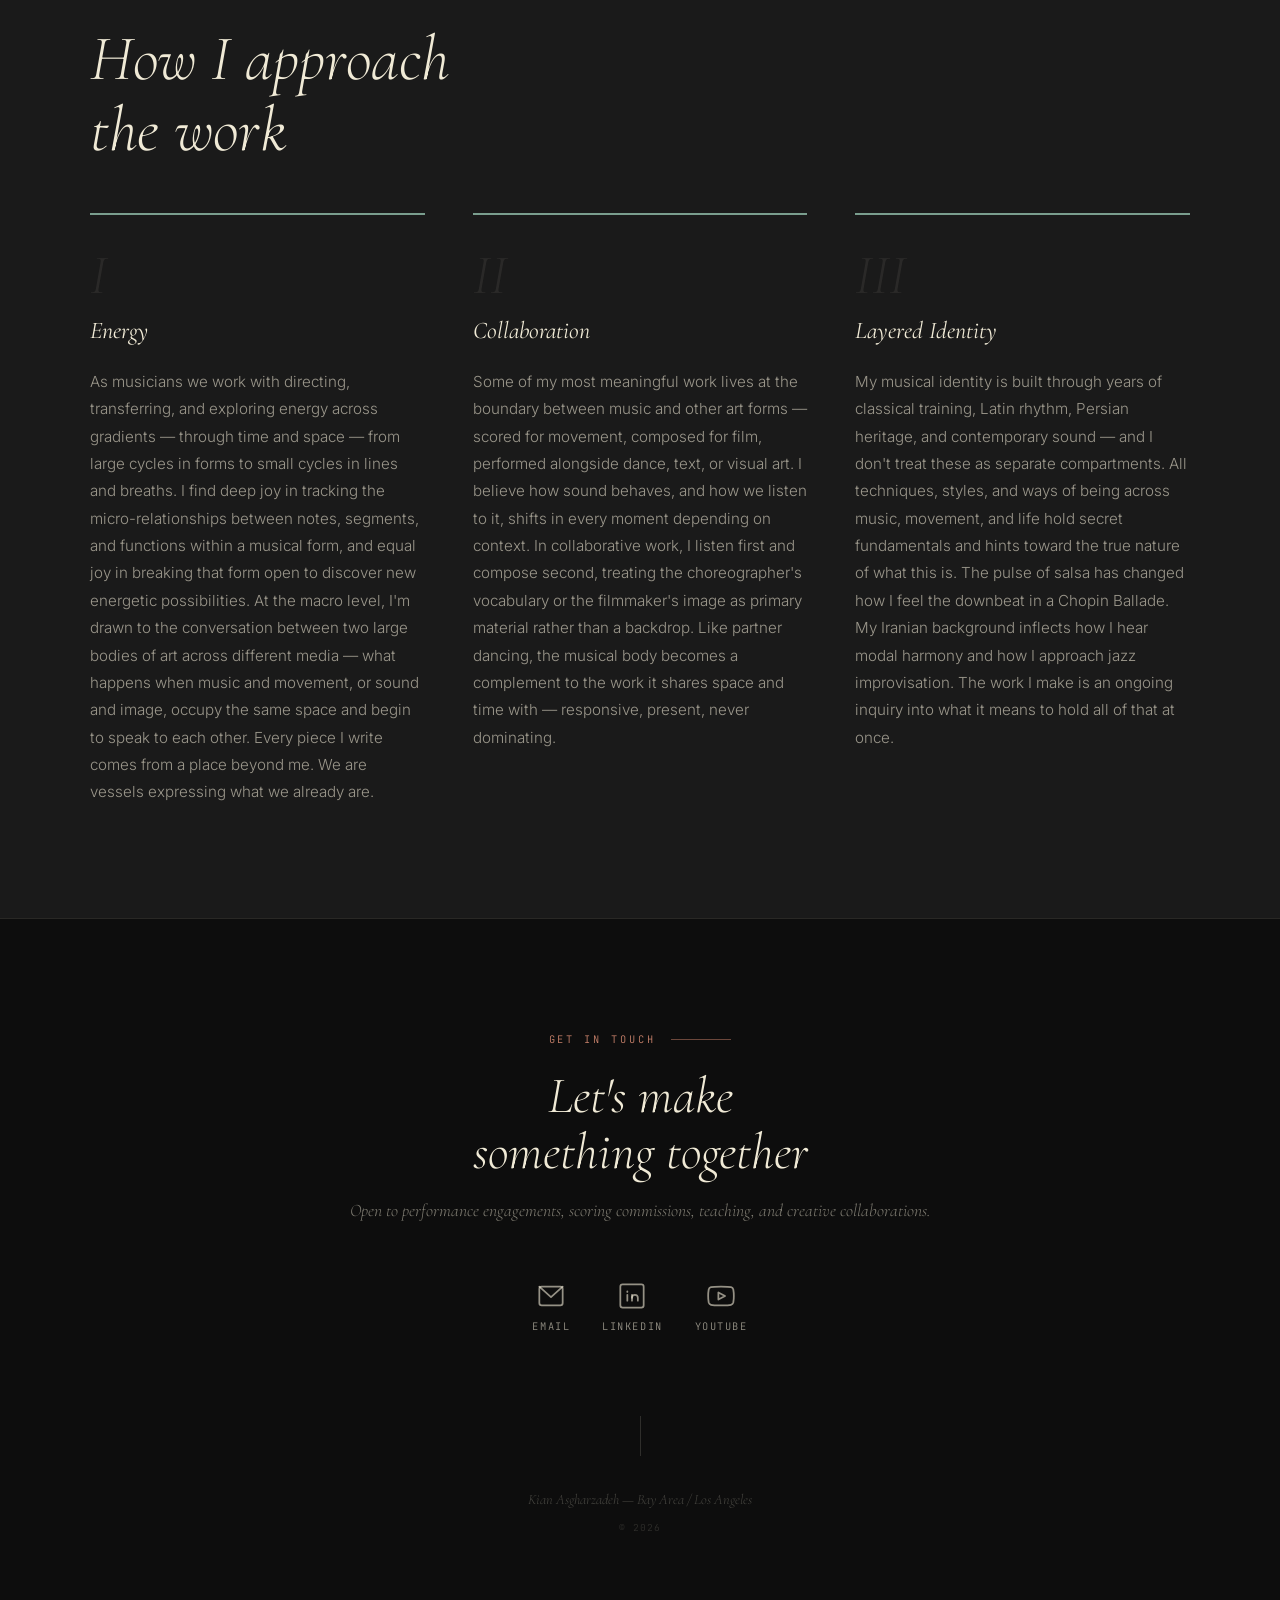
<file: index (1).html>
<!DOCTYPE html>
<html lang="en">
<head>
  <meta charset="UTF-8" />
  <meta name="viewport" content="width=device-width, initial-scale=1.0" />
  <title>Kian Asgharzadeh — Pianist, Composer, Artist</title>
  <link rel="preconnect" href="https://fonts.googleapis.com" />
  <link rel="preconnect" href="https://fonts.gstatic.com" crossorigin />
  <link href="https://fonts.googleapis.com/css2?family=Cormorant+Garamond:ital,wght@0,300;0,400;0,600;1,300;1,400;1,600&family=Inter:wght@300;400;500&family=JetBrains+Mono:wght@300;400&display=swap" rel="stylesheet" />
  <style>
    *, *::before, *::after { box-sizing: border-box; margin: 0; padding: 0; }

    :root {
      --ink:        #0D0D0D;
      --ivory:      #F0EAD6;
      --ivory-mid:  #E4DCCA;
      --rose:       #C9826B;
      --sage:       #7A9E8E;
      --gold:       #D4A843;
      --mid-dark:   #1A1A1A;
      --staff:      rgba(240,234,214,0.12);
    }

    html { scroll-behavior: smooth; }

    body {
      background: var(--ink);
      color: var(--ivory);
      font-family: 'Inter', sans-serif;
      font-weight: 300;
      line-height: 1.7;
      overflow-x: hidden;
    }

    /* ── NAV ─────────────────────────────────────────── */
    nav {
      position: fixed;
      top: 0; left: 0; right: 0;
      z-index: 100;
      display: flex;
      justify-content: space-between;
      align-items: center;
      padding: 1.4rem 3rem;
      background: rgba(13,13,13,0.85);
      backdrop-filter: blur(12px);
      border-bottom: 1px solid var(--staff);
      transition: padding 0.3s;
    }

    .nav-name {
      font-family: 'Cormorant Garamond', serif;
      font-size: 1.15rem;
      font-weight: 400;
      letter-spacing: 0.12em;
      color: var(--ivory);
      text-decoration: none;
    }

    .nav-links {
      display: flex;
      gap: 2.2rem;
      list-style: none;
    }

    .nav-links a {
      font-family: 'JetBrains Mono', monospace;
      font-size: 0.7rem;
      letter-spacing: 0.15em;
      text-transform: uppercase;
      color: rgba(240,234,214,0.65);
      text-decoration: none;
      transition: color 0.2s;
    }

    .nav-links a:hover { color: var(--rose); }

    /* ── HERO ────────────────────────────────────────── */
    #home {
      min-height: 100vh;
      display: flex;
      flex-direction: column;
      justify-content: center;
      align-items: flex-start;
      padding: 0 3rem;
      position: relative;
      overflow: hidden;
    }

    /* Staff lines as ambient texture */
    #home::before {
      content: '';
      position: absolute;
      inset: 0;
      background: repeating-linear-gradient(
        to bottom,
        transparent 0px,
        transparent 38px,
        var(--staff) 38px,
        var(--staff) 39px
      );
      pointer-events: none;
    }

    /* Gradient wash */
    #home::after {
      content: '';
      position: absolute;
      inset: 0;
      background: radial-gradient(ellipse 80% 60% at 70% 50%, rgba(201,130,107,0.07) 0%, transparent 70%),
                  radial-gradient(ellipse 50% 80% at 10% 100%, rgba(122,158,142,0.06) 0%, transparent 60%);
      pointer-events: none;
    }

    .hero-content {
      position: relative;
      z-index: 1;
      max-width: 900px;
    }

    .hero-eyebrow {
      font-family: 'JetBrains Mono', monospace;
      font-size: 0.68rem;
      letter-spacing: 0.25em;
      text-transform: uppercase;
      color: var(--rose);
      margin-bottom: 1.8rem;
    }

    h1 {
      font-family: 'Cormorant Garamond', serif;
      font-size: clamp(4.5rem, 11vw, 10rem);
      font-weight: 300;
      font-style: italic;
      line-height: 0.9;
      color: var(--ivory);
      margin-bottom: 2.5rem;
    }

    h1 em {
      font-style: normal;
      color: transparent;
      -webkit-text-stroke: 1px var(--ivory-mid);
    }

    .hero-tagline {
      font-family: 'Cormorant Garamond', serif;
      font-size: clamp(1rem, 2vw, 1.3rem);
      font-weight: 300;
      font-style: italic;
      color: rgba(240,234,214,0.6);
      max-width: 520px;
      margin-bottom: 3rem;
      line-height: 1.6;
    }

    .hero-ctas {
      display: flex;
      gap: 1rem;
      flex-wrap: wrap;
    }

    .btn {
      display: inline-block;
      padding: 0.75rem 2rem;
      font-family: 'JetBrains Mono', monospace;
      font-size: 0.7rem;
      letter-spacing: 0.15em;
      text-transform: uppercase;
      text-decoration: none;
      transition: all 0.25s;
      cursor: pointer;
      border: none;
    }

    .btn-primary {
      background: var(--rose);
      color: var(--ink);
    }

    .btn-primary:hover {
      background: var(--gold);
    }

    .btn-outline {
      background: transparent;
      color: var(--ivory);
      border: 1px solid rgba(240,234,214,0.3);
    }

    .btn-outline:hover {
      border-color: var(--rose);
      color: var(--rose);
    }

    /* Piano keys decoration */
    .piano-keys {
      position: absolute;
      bottom: 0;
      right: 0;
      display: flex;
      align-items: flex-end;
      gap: 2px;
      padding-right: 4rem;
      opacity: 0.06;
    }

    .key-white {
      width: 28px;
      height: 160px;
      background: var(--ivory);
      border-radius: 0 0 4px 4px;
    }

    .key-black {
      width: 18px;
      height: 100px;
      background: #111;
      border: 1px solid rgba(240,234,214,0.3);
      border-radius: 0 0 3px 3px;
      margin: 0 -10px;
      z-index: 1;
    }

    /* ── SECTION WRAPPER ─────────────────────────────── */
    section {
      padding: 7rem 3rem;
    }

    .section-inner {
      max-width: 1100px;
      margin: 0 auto;
    }

    .section-label {
      font-family: 'JetBrains Mono', monospace;
      font-size: 0.65rem;
      letter-spacing: 0.28em;
      text-transform: uppercase;
      color: var(--rose);
      margin-bottom: 1.2rem;
      display: flex;
      align-items: center;
      gap: 1rem;
    }

    .section-label::after {
      content: '';
      display: block;
      height: 1px;
      width: 60px;
      background: var(--rose);
      opacity: 0.5;
    }

    h2 {
      font-family: 'Cormorant Garamond', serif;
      font-size: clamp(2.4rem, 5vw, 4rem);
      font-weight: 300;
      font-style: italic;
      line-height: 1.1;
      margin-bottom: 3rem;
      color: var(--ivory);
    }

    /* ── ABOUT ───────────────────────────────────────── */
    #about {
      background: var(--mid-dark);
      border-top: 1px solid var(--staff);
    }

    .about-grid {
      display: grid;
      grid-template-columns: 1fr 1fr;
      gap: 5rem;
      align-items: start;
    }

    .about-text p {
      color: rgba(240,234,214,0.75);
      font-size: 1.05rem;
      line-height: 1.85;
      margin-bottom: 1.5rem;
    }

    .about-text p:first-child::first-letter {
      font-family: 'Cormorant Garamond', serif;
      font-size: 3.8rem;
      font-style: italic;
      float: left;
      line-height: 0.75;
      margin-right: 0.12em;
      margin-top: 0.06em;
      color: var(--rose);
    }

    .about-sidebar {
      border-left: 1px solid rgba(240,234,214,0.12);
      padding-left: 3rem;
    }

    .sidebar-block {
      margin-bottom: 2.5rem;
    }

    .sidebar-block h4 {
      font-family: 'JetBrains Mono', monospace;
      font-size: 0.65rem;
      letter-spacing: 0.2em;
      text-transform: uppercase;
      color: var(--gold);
      margin-bottom: 0.8rem;
    }

    .sidebar-block ul {
      list-style: none;
    }

    .sidebar-block li {
      font-size: 0.9rem;
      color: rgba(240,234,214,0.65);
      padding: 0.3rem 0;
      border-bottom: 1px solid rgba(240,234,214,0.06);
    }

    /* ── WORK / MUSIC ────────────────────────────────── */
    #work {
      background: var(--ink);
      border-top: 1px solid var(--staff);
    }

    .work-categories {
      display: flex;
      gap: 1rem;
      margin-bottom: 3rem;
      flex-wrap: wrap;
    }

    .cat-btn {
      font-family: 'JetBrains Mono', monospace;
      font-size: 0.68rem;
      letter-spacing: 0.12em;
      text-transform: uppercase;
      padding: 0.5rem 1.4rem;
      border: 1px solid rgba(240,234,214,0.2);
      background: transparent;
      color: rgba(240,234,214,0.5);
      cursor: pointer;
      transition: all 0.2s;
    }

    .cat-btn:hover, .cat-btn.active {
      border-color: var(--rose);
      color: var(--rose);
      background: rgba(201,130,107,0.06);
    }

    .videos-grid {
      display: grid;
      grid-template-columns: repeat(auto-fill, minmax(340px, 1fr));
      gap: 2rem;
    }

    .video-card {
      background: var(--mid-dark);
      border: 1px solid rgba(240,234,214,0.08);
      overflow: hidden;
      transition: border-color 0.2s, transform 0.2s;
    }

    .video-card:hover {
      border-color: rgba(201,130,107,0.4);
      transform: translateY(-3px);
    }

    .video-embed {
      position: relative;
      padding-bottom: 56.25%;
      height: 0;
      overflow: hidden;
      background: #111;
    }

    .video-embed iframe {
      position: absolute;
      top: 0; left: 0;
      width: 100%; height: 100%;
      border: none;
    }

    .video-info {
      padding: 1.2rem 1.4rem;
    }

    .video-category {
      font-family: 'JetBrains Mono', monospace;
      font-size: 0.6rem;
      letter-spacing: 0.2em;
      text-transform: uppercase;
      color: var(--rose);
      margin-bottom: 0.4rem;
    }

    .video-title {
      font-family: 'Cormorant Garamond', serif;
      font-size: 1.2rem;
      font-weight: 400;
      color: var(--ivory);
    }

    /* ── PHILOSOPHY ──────────────────────────────────── */
    #philosophy {
      background: var(--mid-dark);
      border-top: 1px solid var(--staff);
    }

    .philosophy-grid {
      display: grid;
      grid-template-columns: repeat(3, 1fr);
      gap: 3rem;
      margin-top: 1rem;
    }

    .phil-item {
      border-top: 2px solid var(--sage);
      padding-top: 2rem;
    }

    .phil-num {
      font-family: 'Cormorant Garamond', serif;
      font-size: 3.5rem;
      font-style: italic;
      color: rgba(240,234,214,0.08);
      line-height: 1;
      margin-bottom: 0.5rem;
    }

    .phil-heading {
      font-family: 'Cormorant Garamond', serif;
      font-size: 1.5rem;
      font-style: italic;
      font-weight: 400;
      color: var(--ivory);
      margin-bottom: 1rem;
    }

    .phil-body {
      font-size: 0.95rem;
      color: rgba(240,234,214,0.6);
      line-height: 1.8;
    }

    /* ── CONTACT ─────────────────────────────────────── */
    #contact {
      background: var(--ink);
      border-top: 1px solid var(--staff);
      text-align: center;
    }

    #contact h2 {
      font-size: clamp(2rem, 4vw, 3.5rem);
      margin-bottom: 1rem;
    }

    .contact-sub {
      font-family: 'Cormorant Garamond', serif;
      font-style: italic;
      font-size: 1.1rem;
      color: rgba(240,234,214,0.5);
      margin-bottom: 3.5rem;
    }

    .contact-links {
      display: flex;
      justify-content: center;
      gap: 2rem;
      flex-wrap: wrap;
      margin-bottom: 5rem;
    }

    .contact-link {
      display: flex;
      flex-direction: column;
      align-items: center;
      gap: 0.5rem;
      text-decoration: none;
      transition: color 0.2s;
      color: rgba(240,234,214,0.6);
    }

    .contact-link:hover { color: var(--rose); }

    .contact-link svg {
      width: 28px; height: 28px;
      stroke: currentColor;
      fill: none;
      stroke-width: 1.5;
    }

    .contact-link span {
      font-family: 'JetBrains Mono', monospace;
      font-size: 0.65rem;
      letter-spacing: 0.15em;
      text-transform: uppercase;
    }

    .footer-rule {
      width: 1px;
      height: 40px;
      background: rgba(240,234,214,0.15);
      margin: 0 auto;
      margin-bottom: 2rem;
    }

    .footer-sig {
      font-family: 'Cormorant Garamond', serif;
      font-style: italic;
      font-size: 0.9rem;
      color: rgba(240,234,214,0.25);
      margin-bottom: 0.5rem;
    }

    /* ── MOBILE ──────────────────────────────────────── */
    @media (max-width: 768px) {
      nav { padding: 1.2rem 1.5rem; }
      .nav-links { gap: 1.2rem; }
      section { padding: 5rem 1.5rem; }
      #home { padding: 0 1.5rem; }
      h1 { font-size: clamp(3.5rem, 16vw, 7rem); }
      .about-grid { grid-template-columns: 1fr; gap: 3rem; }
      .about-sidebar { border-left: none; padding-left: 0; border-top: 1px solid rgba(240,234,214,0.12); padding-top: 2rem; }
      .philosophy-grid { grid-template-columns: 1fr; gap: 2.5rem; }
      .videos-grid { grid-template-columns: 1fr; }
    }

    @media (prefers-reduced-motion: reduce) {
      *, *::before, *::after { animation: none !important; transition: none !important; }
    }

    /* Scroll fade in */
    .fade-up {
      opacity: 0;
      transform: translateY(24px);
      transition: opacity 0.7s ease, transform 0.7s ease;
    }
    .fade-up.visible {
      opacity: 1;
      transform: none;
    }
  </style>
</head>
<body>

  <!-- NAV -->
  <nav>
    <a href="#home" class="nav-name">Kian Asgharzadeh</a>
    <ul class="nav-links">
      <li><a href="#about">About</a></li>
      <li><a href="#work">Work</a></li>
      <li><a href="#philosophy">Process</a></li>
      <li><a href="#contact">Contact</a></li>
      <li><a href="Kian-Asgharzadeh-Resume-2026.pdf" download class="btn btn-outline" style="padding:0.45rem 1.1rem">Résumé ↓</a></li>
    </ul>
  </nav>

  <!-- HERO -->
  <section id="home">
    <!-- Ambient piano keys -->
    <div class="piano-keys" aria-hidden="true">
      <div class="key-white"></div>
      <div class="key-black"></div>
      <div class="key-white"></div>
      <div class="key-black"></div>
      <div class="key-white"></div>
      <div class="key-white"></div>
      <div class="key-black"></div>
      <div class="key-white"></div>
      <div class="key-black"></div>
      <div class="key-white"></div>
      <div class="key-black"></div>
      <div class="key-white"></div>
      <div class="key-white"></div>
      <div class="key-black"></div>
      <div class="key-white"></div>
      <div class="key-black"></div>
      <div class="key-white"></div>
      <div class="key-white"></div>
    </div>

    <div class="hero-content">
      <p class="hero-eyebrow">Pianist · Composer · Artist</p>
      <h1>Kian<br><em>Asgharzadeh</em></h1>
      <p class="hero-tagline">Exploring the intersections of classical forms, contemporary sound, and the wordless territories of human experience.</p>
      <div class="hero-ctas">
        <a href="#work" class="btn btn-primary">Listen to the Work</a>
        <a href="Kian-Asgharzadeh-Resume-2026.pdf" download class="btn btn-outline">Download Résumé</a>
      </div>
    </div>
  </section>

  <!-- ABOUT -->
  <section id="about">
    <div class="section-inner">
      <p class="section-label fade-up">About</p>
      <h2 class="fade-up">Who am I?</h2>

      <div class="about-grid">
        <div class="about-text fade-up">
          <p>Kian Asgharzadeh is a classically trained pianist who started his musical journey at the age of five. Music has been integral to his growth in life and continues to be so. He has performed with the RUHS Jazz Band, who have performed locally and nationally, representing California at the 2020 Loyola Jazz Festival in New Orleans. A previous and concurring student of David Nuñez, Kian has received a Bachelor's degree in Music from U.C. Berkeley where he trained with Betty Woo.</p>
          <p>He has been recognized as a Cole Scholarship recipient and received an honorable mention at the George and Beverly August scholarship competition. Asgharzadeh has played in numerous recitals at the Music Box, the George Nakano Theater, Daniel Weil Recital Hall, Wu Performance Hall, Hertz Hall, and more.</p>
          <p>In addition to classical performance, Kian is passionate about composition, creating solo piano music and multimedia collaborative works for movement and visual arts. When he is away from the keyboard, Kian is also a Latin dancer who trains with Salsamania Productions and Kathy Reyes Dance Company, performing locally and nationally at congresses and intercollegiate events.</p>
        </div>

        <div class="about-sidebar fade-up">
          <div class="sidebar-block">
            <h4>Education</h4>
            <ul>
              <li>B.Mus. Performance / Composition — UC Berkeley</li>
              <li>Piano Performance — CSULB</li>
              <li>Study Abroad — University of Birmingham, UK</li>
            </ul>
          </div>
          <div class="sidebar-block">
            <h4>Selected Honors</h4>
            <ul>
              <li>Gold Prize — Euterpe Music Awards 2024</li>
              <li>Bob Cole Scholarship Recipient</li>
              <li>Hon. Mention — George & Beverly August Competition</li>
              <li>CSULB Music History Summer Program, Austria</li>
            </ul>
          </div>
          <div class="sidebar-block">
            <h4>Languages</h4>
            <ul>
              <li>English — Fluent</li>
              <li>Farsi — Fluent</li>
              <li>Spanish — Conversational</li>
            </ul>
          </div>
          <a href="Kian-Asgharzadeh-Resume-2026.pdf" download class="btn btn-outline" style="display:inline-block; margin-top:1rem">Download Full Résumé ↓</a>
        </div>
      </div>
    </div>
  </section>

  <!-- WORK -->
  <section id="work">
    <div class="section-inner">
      <p class="section-label fade-up">Music</p>
      <h2 class="fade-up">Selected Work</h2>

      <div class="work-categories fade-up">
        <button class="cat-btn active" data-filter="all">All</button>
        <button class="cat-btn" data-filter="score">Film Score</button>
        <button class="cat-btn" data-filter="repertoire">Repertoire</button>
        <button class="cat-btn" data-filter="original">Original Compositions</button>
      </div>

      <div class="videos-grid">

        <div class="video-card fade-up" data-cat="score">
          <div class="video-embed">
            <iframe src="https://www.youtube.com/embed/n7lR7K5IIJM" title="Movie Score" loading="lazy" allowfullscreen></iframe>
          </div>
          <div class="video-info">
            <p class="video-category">Film Score</p>
            <p class="video-title">Original Score — Short Film</p>
          </div>
        </div>

        <div class="video-card fade-up" data-cat="repertoire">
          <div class="video-embed">
            <iframe src="https://www.youtube.com/embed/-p_qFqwU2hY" title="Famous Works" loading="lazy" allowfullscreen></iframe>
          </div>
          <div class="video-info">
            <p class="video-category">Repertoire</p>
            <p class="video-title">Works by the Masters</p>
          </div>
        </div>

        <div class="video-card fade-up" data-cat="repertoire">
          <div class="video-embed">
            <iframe src="https://www.youtube.com/embed/8tmLyVkCfiU" title="Famous Works II" loading="lazy" allowfullscreen></iframe>
          </div>
          <div class="video-info">
            <p class="video-category">Repertoire</p>
            <p class="video-title">Classical Performance</p>
          </div>
        </div>

        <div class="video-card fade-up" data-cat="original">
          <div class="video-embed">
            <iframe src="https://www.youtube.com/embed/CSKkhAQonzY" title="Original Composition" loading="lazy" allowfullscreen></iframe>
          </div>
          <div class="video-info">
            <p class="video-category">Original Composition</p>
            <p class="video-title">Solo Piano — Original Work</p>
          </div>
        </div>

        <div class="video-card fade-up" data-cat="original">
          <div class="video-embed">
            <iframe src="https://www.youtube.com/embed/QFVUM3DdN6g" title="Original Composition II" loading="lazy" allowfullscreen></iframe>
          </div>
          <div class="video-info">
            <p class="video-category">Original Composition</p>
            <p class="video-title">Solo Piano — Original Work</p>
          </div>
        </div>

      </div>
    </div>
  </section>

  <!-- PHILOSOPHY -->
  <section id="philosophy">
    <div class="section-inner">
      <p class="section-label fade-up">Process &amp; Philosophy</p>
      <h2 class="fade-up">How I approach<br>the work</h2>

      <div class="philosophy-grid">
        <div class="phil-item fade-up">
          <div class="phil-num">I</div>
          <h3 class="phil-heading">Energy</h3>
          <p class="phil-body">As musicians we work with directing, transferring, and exploring energy across gradients — through time and space — from large cycles in forms to small cycles in lines and breaths. I find deep joy in tracking the micro-relationships between notes, segments, and functions within a musical form, and equal joy in breaking that form open to discover new energetic possibilities. At the macro level, I'm drawn to the conversation between two large bodies of art across different media — what happens when music and movement, or sound and image, occupy the same space and begin to speak to each other. Every piece I write comes from a place beyond me. We are vessels expressing what we already are.</p>
        </div>

        <div class="phil-item fade-up">
          <div class="phil-num">II</div>
          <h3 class="phil-heading">Collaboration</h3>
          <p class="phil-body">Some of my most meaningful work lives at the boundary between music and other art forms — scored for movement, composed for film, performed alongside dance, text, or visual art. I believe how sound behaves, and how we listen to it, shifts in every moment depending on context. In collaborative work, I listen first and compose second, treating the choreographer's vocabulary or the filmmaker's image as primary material rather than a backdrop. Like partner dancing, the musical body becomes a complement to the work it shares space and time with — responsive, present, never dominating.</p>
        </div>

        <div class="phil-item fade-up">
          <div class="phil-num">III</div>
          <h3 class="phil-heading">Layered Identity</h3>
          <p class="phil-body">My musical identity is built through years of classical training, Latin rhythm, Persian heritage, and contemporary sound — and I don't treat these as separate compartments. All techniques, styles, and ways of being across music, movement, and life hold secret fundamentals and hints toward the true nature of what this is. The pulse of salsa has changed how I feel the downbeat in a Chopin Ballade. My Iranian background inflects how I hear modal harmony and how I approach jazz improvisation. The work I make is an ongoing inquiry into what it means to hold all of that at once.</p>
        </div>
      </div>
    </div>
  </section>

  <!-- CONTACT -->
  <section id="contact">
    <div class="section-inner">
      <p class="section-label fade-up" style="justify-content:center">Get in Touch</p>
      <h2 class="fade-up">Let's make<br>something together</h2>
      <p class="contact-sub fade-up">Open to performance engagements, scoring commissions, teaching, and creative collaborations.</p>

      <div class="contact-links fade-up">

        <!-- Email -->
        <a href="mailto:kian-asgh@berkeley.edu" class="contact-link">
          <svg viewBox="0 0 24 24" stroke-linecap="round" stroke-linejoin="round">
            <rect x="2" y="4" width="20" height="16" rx="2"/>
            <polyline points="2,4 12,13 22,4"/>
          </svg>
          <span>Email</span>
        </a>

        <!-- LinkedIn -->
        <a href="https://www.linkedin.com/in/kian-asgharzadeh-5510a4224/" target="_blank" rel="noopener" class="contact-link">
          <svg viewBox="0 0 24 24" stroke-linecap="round" stroke-linejoin="round">
            <rect x="2" y="2" width="20" height="20" rx="2"/>
            <line x1="8" y1="11" x2="8" y2="16"/>
            <line x1="8" y1="8" x2="8" y2="8.5"/>
            <line x1="12" y1="16" x2="12" y2="11"/>
            <path d="M12 13.5a2.5 2.5 0 0 1 5 0V16"/>
          </svg>
          <span>LinkedIn</span>
        </a>

        <!-- YouTube -->
        <a href="https://www.youtube.com/@kians-world-and-more" target="_blank" rel="noopener" class="contact-link">
          <svg viewBox="0 0 24 24" stroke-linecap="round" stroke-linejoin="round">
            <path d="M22.54 6.42a2.78 2.78 0 0 0-1.95-1.96C18.88 4 12 4 12 4s-6.88 0-8.59.46A2.78 2.78 0 0 0 1.46 6.42 29 29 0 0 0 1 12a29 29 0 0 0 .46 5.58 2.78 2.78 0 0 0 1.95 1.96C5.12 20 12 20 12 20s6.88 0 8.59-.46a2.78 2.78 0 0 0 1.95-1.96A29 29 0 0 0 23 12a29 29 0 0 0-.46-5.58z"/>
            <polygon points="9.75 15.02 15.5 12 9.75 8.98 9.75 15.02"/>
          </svg>
          <span>YouTube</span>
        </a>

      </div>

      <div class="footer-rule"></div>
      <p class="footer-sig">Kian Asgharzadeh — Bay Area / Los Angeles</p>
      <p style="font-family:'JetBrains Mono',monospace;font-size:0.6rem;letter-spacing:0.12em;color:rgba(240,234,214,0.15);margin-top:0.4rem;">
        © 2026
      </p>
    </div>
  </section>

  <script>
    // Scroll fade-in observer
    const observer = new IntersectionObserver((entries) => {
      entries.forEach(entry => {
        if (entry.isIntersecting) {
          entry.target.classList.add('visible');
        }
      });
    }, { threshold: 0.1, rootMargin: '0px 0px -40px 0px' });

    document.querySelectorAll('.fade-up').forEach(el => observer.observe(el));

    // Video category filter
    const catBtns = document.querySelectorAll('.cat-btn');
    const videoCards = document.querySelectorAll('.video-card');

    catBtns.forEach(btn => {
      btn.addEventListener('click', () => {
        catBtns.forEach(b => b.classList.remove('active'));
        btn.classList.add('active');

        const filter = btn.dataset.filter;
        videoCards.forEach(card => {
          if (filter === 'all' || card.dataset.cat === filter) {
            card.style.display = '';
          } else {
            card.style.display = 'none';
          }
        });
      });
    });

    // Nav shrink on scroll
    const nav = document.querySelector('nav');
    window.addEventListener('scroll', () => {
      if (window.scrollY > 60) {
        nav.style.padding = '0.9rem 3rem';
      } else {
        nav.style.padding = '1.4rem 3rem';
      }
    });
  </script>
</body>
</html>
</file>
<file: style.css>
*, *::before, *::after { box-sizing: border-box; margin: 0; padding: 0; }

    :root {
      --ink:        #0D0D0D;
      --ivory:      #F0EAD6;
      --ivory-mid:  #E4DCCA;
      --rose:       #C9826B;
      --sage:       #7A9E8E;
      --gold:       #D4A843;
      --mid-dark:   #1A1A1A;
      --staff:      rgba(240,234,214,0.12);
    }

    html { scroll-behavior: smooth; }

    body {
      background: var(--ink);
      color: var(--ivory);
      font-family: 'Inter', sans-serif;
      font-weight: 300;
      line-height: 1.7;
      overflow-x: hidden;
    }

    /* ── NAV ─────────────────────────────────────────── */
    nav {
      position: fixed;
      top: 0; left: 0; right: 0;
      z-index: 100;
      display: flex;
      justify-content: space-between;
      align-items: center;
      padding: 1.4rem 3rem;
      background: rgba(13,13,13,0.85);
      backdrop-filter: blur(12px);
      border-bottom: 1px solid var(--staff);
      transition: padding 0.3s;
    }

    .nav-name {
      font-family: 'Cormorant Garamond', serif;
      font-size: 1.15rem;
      font-weight: 400;
      letter-spacing: 0.12em;
      color: var(--ivory);
      text-decoration: none;
    }

    .nav-links {
      display: flex;
      gap: 2.2rem;
      list-style: none;
    }

    .nav-links a {
      font-family: 'JetBrains Mono', monospace;
      font-size: 0.7rem;
      letter-spacing: 0.15em;
      text-transform: uppercase;
      color: rgba(240,234,214,0.65);
      text-decoration: none;
      transition: color 0.2s;
    }

    .nav-links a:hover { color: var(--rose); }

    /* ── HERO ────────────────────────────────────────── */
    #home {
      min-height: 100vh;
      display: flex;
      flex-direction: column;
      justify-content: center;
      align-items: flex-start;
      padding: 0 3rem;
      position: relative;
      overflow: hidden;
    }

    /* Staff lines as ambient texture */
    #home::before {
      content: '';
      position: absolute;
      inset: 0;
      background: repeating-linear-gradient(
        to bottom,
        transparent 0px,
        transparent 38px,
        var(--staff) 38px,
        var(--staff) 39px
      );
      pointer-events: none;
    }

    /* Gradient wash */
    #home::after {
      content: '';
      position: absolute;
      inset: 0;
      background: radial-gradient(ellipse 80% 60% at 70% 50%, rgba(201,130,107,0.07) 0%, transparent 70%),
                  radial-gradient(ellipse 50% 80% at 10% 100%, rgba(122,158,142,0.06) 0%, transparent 60%);
      pointer-events: none;
    }

    .hero-content {
      position: relative;
      z-index: 1;
      max-width: 900px;
    }

    .hero-eyebrow {
      font-family: 'JetBrains Mono', monospace;
      font-size: 0.68rem;
      letter-spacing: 0.25em;
      text-transform: uppercase;
      color: var(--rose);
      margin-bottom: 1.8rem;
    }

    h1 {
      font-family: 'Cormorant Garamond', serif;
      font-size: clamp(4.5rem, 11vw, 10rem);
      font-weight: 300;
      font-style: italic;
      line-height: 0.9;
      color: var(--ivory);
      margin-bottom: 2.5rem;
    }

    h1 em {
      font-style: normal;
      color: transparent;
      -webkit-text-stroke: 1px var(--ivory-mid);
    }

    .hero-tagline {
      font-family: 'Cormorant Garamond', serif;
      font-size: clamp(1rem, 2vw, 1.3rem);
      font-weight: 300;
      font-style: italic;
      color: rgba(240,234,214,0.6);
      max-width: 520px;
      margin-bottom: 3rem;
      line-height: 1.6;
    }

    .hero-ctas {
      display: flex;
      gap: 1rem;
      flex-wrap: wrap;
    }

    .btn {
      display: inline-block;
      padding: 0.75rem 2rem;
      font-family: 'JetBrains Mono', monospace;
      font-size: 0.7rem;
      letter-spacing: 0.15em;
      text-transform: uppercase;
      text-decoration: none;
      transition: all 0.25s;
      cursor: pointer;
      border: none;
    }

    .btn-primary {
      background: var(--rose);
      color: var(--ink);
    }

    .btn-primary:hover {
      background: var(--gold);
    }

    .btn-outline {
      background: transparent;
      color: var(--ivory);
      border: 1px solid rgba(240,234,214,0.3);
    }

    .btn-outline:hover {
      border-color: var(--rose);
      color: var(--rose);
    }

    /* Piano keys decoration */
    .piano-keys {
      position: absolute;
      bottom: 0;
      right: 0;
      display: flex;
      align-items: flex-end;
      gap: 2px;
      padding-right: 4rem;
      opacity: 0.06;
    }

    .key-white {
      width: 28px;
      height: 160px;
      background: var(--ivory);
      border-radius: 0 0 4px 4px;
    }

    .key-black {
      width: 18px;
      height: 100px;
      background: #111;
      border: 1px solid rgba(240,234,214,0.3);
      border-radius: 0 0 3px 3px;
      margin: 0 -10px;
      z-index: 1;
    }

    /* ── SECTION WRAPPER ─────────────────────────────── */
    section {
      padding: 7rem 3rem;
    }

    .section-inner {
      max-width: 1100px;
      margin: 0 auto;
    }

    .section-label {
      font-family: 'JetBrains Mono', monospace;
      font-size: 0.65rem;
      letter-spacing: 0.28em;
      text-transform: uppercase;
      color: var(--rose);
      margin-bottom: 1.2rem;
      display: flex;
      align-items: center;
      gap: 1rem;
    }

    .section-label::after {
      content: '';
      display: block;
      height: 1px;
      width: 60px;
      background: var(--rose);
      opacity: 0.5;
    }

    h2 {
      font-family: 'Cormorant Garamond', serif;
      font-size: clamp(2.4rem, 5vw, 4rem);
      font-weight: 300;
      font-style: italic;
      line-height: 1.1;
      margin-bottom: 3rem;
      color: var(--ivory);
    }

    /* ── ABOUT ───────────────────────────────────────── */
    #about {
      background: var(--mid-dark);
      border-top: 1px solid var(--staff);
    }

    .about-grid {
      display: grid;
      grid-template-columns: 1fr 1fr;
      gap: 5rem;
      align-items: start;
    }

    .about-text p {
      color: rgba(240,234,214,0.75);
      font-size: 1.05rem;
      line-height: 1.85;
      margin-bottom: 1.5rem;
    }

    .about-text p:first-child::first-letter {
      font-family: 'Cormorant Garamond', serif;
      font-size: 3.8rem;
      font-style: italic;
      float: left;
      line-height: 0.75;
      margin-right: 0.12em;
      margin-top: 0.06em;
      color: var(--rose);
    }

    .about-sidebar {
      border-left: 1px solid rgba(240,234,214,0.12);
      padding-left: 3rem;
    }

    .sidebar-block {
      margin-bottom: 2.5rem;
    }

    .sidebar-block h4 {
      font-family: 'JetBrains Mono', monospace;
      font-size: 0.65rem;
      letter-spacing: 0.2em;
      text-transform: uppercase;
      color: var(--gold);
      margin-bottom: 0.8rem;
    }

    .sidebar-block ul {
      list-style: none;
    }

    .sidebar-block li {
      font-size: 0.9rem;
      color: rgba(240,234,214,0.65);
      padding: 0.3rem 0;
      border-bottom: 1px solid rgba(240,234,214,0.06);
    }

    /* ── FEATURED WORKS ──────────────────────────────── */
    #work {
      background: var(--ink);
      border-top: 1px solid var(--staff);
    }

    .work-categories {
      display: flex;
      gap: 1rem;
      margin-bottom: 3rem;
      flex-wrap: wrap;
    }

    .cat-btn {
      font-family: 'JetBrains Mono', monospace;
      font-size: 0.68rem;
      letter-spacing: 0.12em;
      text-transform: uppercase;
      padding: 0.5rem 1.4rem;
      border: 1px solid rgba(240,234,214,0.2);
      background: transparent;
      color: rgba(240,234,214,0.5);
      cursor: pointer;
      transition: all 0.2s;
    }

    .cat-btn:hover, .cat-btn.active {
      border-color: var(--rose);
      color: var(--rose);
      background: rgba(201,130,107,0.06);
    }

    .videos-grid {
      display: grid;
      grid-template-columns: repeat(auto-fill, minmax(340px, 1fr));
      gap: 2rem;
    }

    .video-card {
      background: var(--mid-dark);
      border: 1px solid rgba(240,234,214,0.08);
      overflow: hidden;
      transition: border-color 0.2s, transform 0.2s;
    }

    .video-card:hover {
      border-color: rgba(201,130,107,0.4);
      transform: translateY(-3px);
    }

    .video-embed {
      position: relative;
      padding-bottom: 56.25%;
      height: 0;
      overflow: hidden;
      background: #111;
    }

    .video-embed iframe {
      position: absolute;
      top: 0; left: 0;
      width: 100%; height: 100%;
      border: none;
    }

    .video-info {
      padding: 1.2rem 1.4rem;
    }

    .video-category {
      font-family: 'JetBrains Mono', monospace;
      font-size: 0.6rem;
      letter-spacing: 0.2em;
      text-transform: uppercase;
      color: var(--rose);
      margin-bottom: 0.4rem;
    }

    .video-title {
      font-family: 'Cormorant Garamond', serif;
      font-size: 1.2rem;
      font-weight: 400;
      color: var(--ivory);
    }

    /* ── REPERTOIRE ──────────────────────────────────── */
    #repertoire {
      background: var(--mid-dark);
      border-top: 1px solid var(--staff);
    }

    .rep-tabs {
      display: flex;
      gap: 1rem;
      margin-bottom: 3rem;
      flex-wrap: wrap;
    }

    .rep-tab {
      font-family: 'JetBrains Mono', monospace;
      font-size: 0.68rem;
      letter-spacing: 0.12em;
      text-transform: uppercase;
      padding: 0.5rem 1.4rem;
      border: 1px solid rgba(240,234,214,0.2);
      background: transparent;
      color: rgba(240,234,214,0.5);
      cursor: pointer;
      transition: all 0.2s;
    }

    .rep-tab:hover, .rep-tab.active {
      border-color: var(--gold);
      color: var(--gold);
      background: rgba(212,168,67,0.06);
    }

    .rep-panel {
      display: none;
    }

    .rep-panel.active {
      display: block;
    }

    .piece-list {
      list-style: none;
      columns: 3;
      column-gap: 3rem;
    }

    .piece-list li {
      padding: 0.9rem 0.75rem;
      border-bottom: 1px solid rgba(240,234,214,0.07);
      break-inside: avoid;
      transition: background 0.2s;
    }

    .piece-list li:hover {
      background: rgba(201,130,107,0.08);
    }

    .piece-composer {
      font-family: 'JetBrains Mono', monospace;
      font-size: 0.58rem;
      letter-spacing: 0.18em;
      text-transform: uppercase;
      color: var(--gold);
      margin-bottom: 0.2rem;
    }

    .piece-title {
      font-family: 'Cormorant Garamond', serif;
      font-size: 1.05rem;
      font-weight: 400;
      color: rgba(240,234,214,0.85);
      line-height: 1.3;
    }

    .piece-instrumentation {
      font-family: 'JetBrains Mono', monospace;
      font-size: 0.53rem;
      letter-spacing: 0.15em;
      text-transform: uppercase;
      color: var(--sage);
      margin-top: 0.25rem;
      opacity: 0.75;
    }

    .rep-search-wrap {
      margin-left: auto;
    }

    .rep-search-toggle {
      position: relative;
      display: flex;
      align-items: center;
      border: 1px solid rgba(240,234,214,0.2);
      background: transparent;
      overflow: hidden;
      width: 34px;
      transition: width 0.35s ease 0.12s, border-color 0.2s, background 0.2s;
    }

    .rep-search-wrap.expanded .rep-search-toggle {
      width: 230px;
      border-color: rgba(240,234,214,0.3);
      transition: width 0.35s ease 0s, border-color 0.2s, background 0.2s;
    }

    .rep-search-wrap.expanded .rep-search-toggle:focus-within {
      border-color: var(--gold);
    }

    .rep-search-icon {
      position: absolute;
      right: 0;
      top: 0;
      bottom: 0;
      width: 34px;
      display: flex;
      align-items: center;
      justify-content: center;
      color: rgba(240,234,214,0.5);
      cursor: pointer;
      transition: color 0.2s;
      z-index: 1;
    }

    .rep-search-toggle:hover .rep-search-icon,
    .rep-search-wrap.expanded .rep-search-icon {
      color: var(--gold);
    }

    .rep-search-icon svg {
      width: 14px;
      height: 14px;
      stroke: currentColor;
      fill: none;
      stroke-width: 1.5;
      stroke-linecap: round;
    }

    .rep-search {
      font-family: 'JetBrains Mono', monospace;
      font-size: 0.68rem;
      letter-spacing: 0.1em;
      flex: 1;
      padding: 0.5rem 34px 0.5rem 0.75rem;
      border: none;
      background: transparent;
      color: var(--ivory);
      outline: none;
      opacity: 0;
      pointer-events: none;
      transition: opacity 0.1s 0s;
      -webkit-appearance: none;
      appearance: none;
    }

    .rep-search-wrap.expanded .rep-search {
      opacity: 1;
      pointer-events: auto;
      transition: opacity 0.2s 0.25s;
    }

    .rep-search::placeholder {
      color: rgba(240,234,214,0.3);
    }

    .rep-search::-webkit-search-cancel-button {
      filter: invert(1) opacity(0.4);
      cursor: pointer;
      margin-right: 0.3rem;
    }

    .piece-list li.has-link {
      cursor: pointer;
    }

    .play-badge {
      display: inline-flex;
      align-items: center;
      margin-left: 0.45rem;
      vertical-align: middle;
      color: var(--rose);
      opacity: 0.75;
      transition: opacity 0.2s;
    }

    .piece-list li.has-link:hover .play-badge {
      opacity: 1;
    }

    .play-badge svg {
      width: 9px;
      height: 9px;
      fill: currentColor;
    }

    /* ── PHILOSOPHY ──────────────────────────────────── */
    #philosophy {
      background: var(--ink);
      border-top: 1px solid var(--staff);
    }

    .philosophy-grid {
      display: grid;
      grid-template-columns: repeat(3, 1fr);
      gap: 3rem;
      margin-top: 1rem;
    }

    .phil-item {
      border-top: 2px solid var(--sage);
      padding-top: 2rem;
    }

    .phil-num {
      font-family: 'Cormorant Garamond', serif;
      font-size: 3.5rem;
      font-style: italic;
      color: rgba(240,234,214,0.08);
      line-height: 1;
      margin-bottom: 0.5rem;
    }

    .phil-heading {
      font-family: 'Cormorant Garamond', serif;
      font-size: 1.5rem;
      font-style: italic;
      font-weight: 400;
      color: var(--ivory);
      margin-bottom: 1rem;
    }

    .phil-body {
      font-size: 0.95rem;
      color: rgba(240,234,214,0.6);
      line-height: 1.8;
    }

    /* ── CONTACT ─────────────────────────────────────── */
    #contact {
      background: var(--mid-dark);
      border-top: 1px solid var(--staff);
      text-align: center;
    }

    #contact h2 {
      font-size: clamp(2rem, 4vw, 3.5rem);
      margin-bottom: 1rem;
    }

    .contact-sub {
      font-family: 'Cormorant Garamond', serif;
      font-style: italic;
      font-size: 1.1rem;
      color: rgba(240,234,214,0.5);
      margin-bottom: 3.5rem;
    }

    .contact-cta {
      margin-bottom: 3.5rem;
    }

    .contact-links {
      display: flex;
      justify-content: center;
      gap: 2rem;
      flex-wrap: wrap;
      margin-bottom: 5rem;
    }

    .contact-link {
      display: flex;
      flex-direction: column;
      align-items: center;
      gap: 0.5rem;
      text-decoration: none;
      transition: color 0.2s;
      color: rgba(240,234,214,0.6);
    }

    .contact-link:hover { color: var(--rose); }

    .contact-link svg {
      width: 28px; height: 28px;
      stroke: currentColor;
      fill: none;
      stroke-width: 1.5;
    }

    .contact-link span {
      font-family: 'JetBrains Mono', monospace;
      font-size: 0.65rem;
      letter-spacing: 0.15em;
      text-transform: uppercase;
    }

    /* ── INQUIRY FORM ────────────────────────────────── */
    .inquiry-wrap {
      max-width: 680px;
      margin: 0 auto 4rem;
      text-align: left;
      border: 1px solid rgba(240,234,214,0.12);
      background: rgba(240,234,214,0.02);
      padding: 2.5rem;
    }

    .inquiry-label {
      font-family: 'JetBrains Mono', monospace;
      font-size: 0.65rem;
      letter-spacing: 0.2em;
      text-transform: uppercase;
      color: var(--gold);
      margin-bottom: 0.6rem;
    }

    .inquiry-intro {
      font-size: 0.88rem;
      color: rgba(240,234,214,0.55);
      margin-bottom: 2rem;
      line-height: 1.7;
    }

    .form-row {
      display: grid;
      grid-template-columns: 1fr 1fr;
      gap: 1.5rem;
    }

    .form-group {
      margin-bottom: 1.5rem;
    }

    .form-group label {
      display: block;
      font-family: 'JetBrains Mono', monospace;
      font-size: 0.6rem;
      letter-spacing: 0.14em;
      text-transform: uppercase;
      color: rgba(240,234,214,0.5);
      margin-bottom: 0.6rem;
    }

    .form-group input,
    .form-group select,
    .form-group textarea {
      width: 100%;
      background: transparent;
      border: 1px solid rgba(240,234,214,0.2);
      color: var(--ivory);
      font-family: 'Inter', sans-serif;
      font-size: 0.88rem;
      font-weight: 300;
      padding: 0.7rem 0.9rem;
      transition: border-color 0.2s;
    }

    .form-group input:focus,
    .form-group select:focus,
    .form-group textarea:focus {
      outline: none;
      border-color: var(--rose);
    }

    .form-group input::placeholder,
    .form-group textarea::placeholder {
      color: rgba(240,234,214,0.3);
    }

    .form-group textarea {
      resize: vertical;
      min-height: 110px;
    }

    .form-group select {
      appearance: none;
      -webkit-appearance: none;
      background-image: url("data:image/svg+xml,%3Csvg xmlns='http://www.w3.org/2000/svg' viewBox='0 0 12 8'%3E%3Cpolyline points='1,1 6,7 11,1' fill='none' stroke='%23F0EAD6' stroke-opacity='0.5' stroke-width='1.4'/%3E%3C/svg%3E");
      background-repeat: no-repeat;
      background-position: right 0.9rem center;
      background-size: 11px;
      cursor: pointer;
    }

    .form-group select option {
      background: var(--mid-dark);
      color: var(--ivory);
    }

    .inquiry-form .btn {
      margin-top: 0.5rem;
    }

    .inquiry-note {
      margin-top: 1.2rem;
      font-family: 'JetBrains Mono', monospace;
      font-size: 0.68rem;
      letter-spacing: 0.05em;
      color: var(--sage);
      min-height: 1em;
    }

    .contact-divider {
      font-family: 'JetBrains Mono', monospace;
      font-size: 0.62rem;
      letter-spacing: 0.15em;
      text-transform: uppercase;
      color: rgba(240,234,214,0.3);
      margin-bottom: 2rem;
    }

    .footer-rule {
      width: 1px;
      height: 40px;
      background: rgba(240,234,214,0.15);
      margin: 0 auto;
      margin-bottom: 2rem;
    }

    .footer-sig {
      font-family: 'Cormorant Garamond', serif;
      font-style: italic;
      font-size: 0.9rem;
      color: rgba(240,234,214,0.25);
      margin-bottom: 0.5rem;
    }

    /* ── MOBILE ──────────────────────────────────────── */
    @media (max-width: 768px) {
      nav { padding: 1.2rem 1.5rem; }
      .nav-links { gap: 1.2rem; }
      section { padding: 5rem 1.5rem; }
      #home { padding: 0 1.5rem; }
      h1 { font-size: clamp(3.5rem, 16vw, 7rem); }
      .about-grid { grid-template-columns: 1fr; gap: 3rem; }
      .about-sidebar { border-left: none; padding-left: 0; border-top: 1px solid rgba(240,234,214,0.12); padding-top: 2rem; }
      .philosophy-grid { grid-template-columns: 1fr; gap: 2.5rem; }
      .videos-grid { grid-template-columns: 1fr; }
      .piece-list { columns: 1; }
      .rep-search-wrap { margin-left: 0; }
      .rep-search-wrap.expanded .rep-search-toggle { width: 180px; }
      .inquiry-wrap { padding: 1.8rem; }
      .form-row { grid-template-columns: 1fr; gap: 0; }
    }

    @media (prefers-reduced-motion: reduce) {
      *, *::before, *::after { animation: none !important; transition: none !important; }
    }

    /* Scroll fade in */
    .fade-up {
      opacity: 0;
      transform: translateY(24px);
      transition: opacity 0.7s ease, transform 0.7s ease;
    }
    .fade-up.visible {
      opacity: 1;
      transform: none;
    }
</file>
